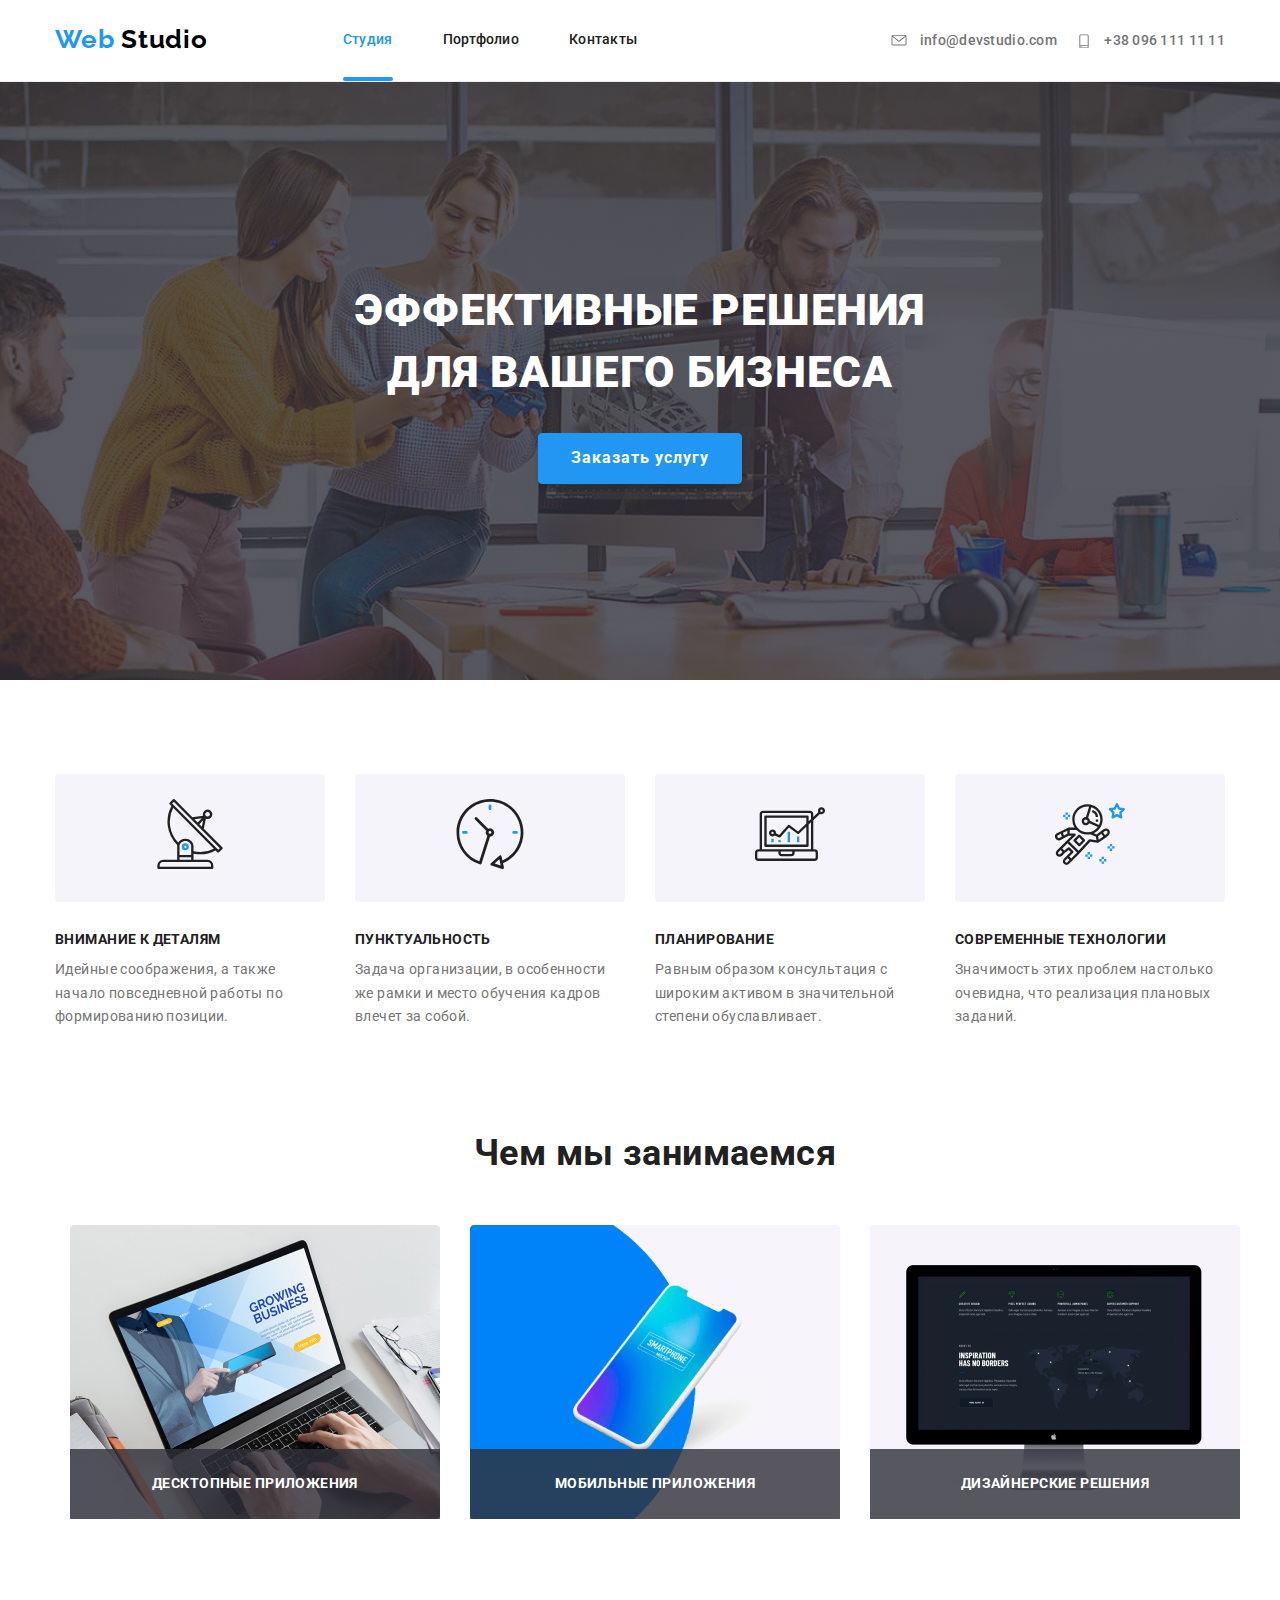
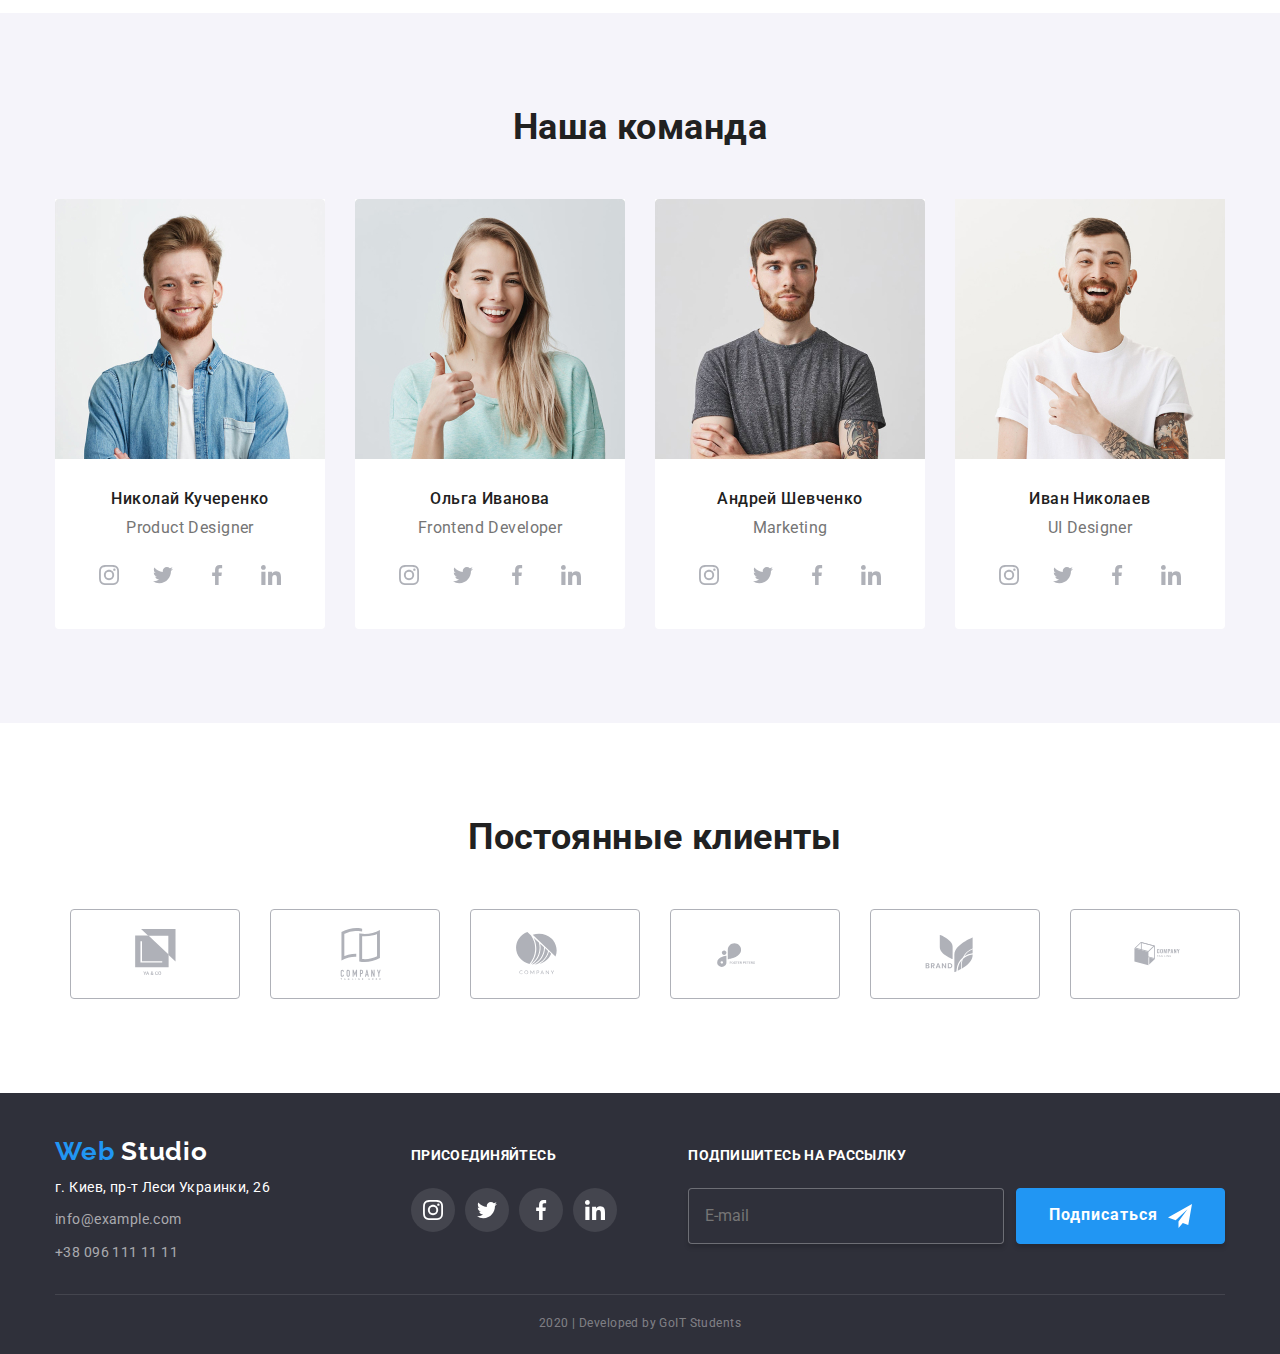
<file: index.html>
<!DOCTYPE html>
<html lang="ru">

<head>
    <meta charset="UTF-8">
    <meta name="viewport" content="width=device-width, initial-scale=1.0">
    <title>Web Studio</title> 
    <link rel="stylesheet" href="https://fonts.googleapis.com/css2?family=Raleway:wght@700&family=Roboto:wght@400;500;700;900&display=swap" />      
    <!-- <link rel="stylesheet" href="https://cdnjs.cloudflare.com/ajax/libs/modern-normalize/0.6.0/modern-normalize.min.css"> -->
    <!-- <link rel="stylesheet" href="./css/styles.css" /> -->
    <link rel="stylesheet" href="./css/main.min.css " /> 

</head>


<body class="page">
    <!---the header of the site-->
  
    <header class="header">
        <div class="container">  
         <nav>
            <ul class="menu list">
                <li class="menu-item">
                    <a class="logo" href="/index.html" lang="en"><span class="logo-web">Web</span> <span class="logo-studio">Studio</span> </a>
                </li>
                <li class="menu-item"><a class="menu-link active" href="./index.html">Студия</a></li>
                <li class="menu-item"><a class="menu-link" href="./portfolio.html">Портфолио</a></li>
                <li class="menu-item"><a class="menu-link" href="#">Контакты</a></li>
            </ul>
        </nav>
    
        <ul class="contact list ">
            <li class="contact-item">
                <a class="contact-link" href="mailto:info@devstudio.com">
                    <svg width="16" height="15" class="contact-icon"> 
                        <use href="./images/sprite.svg#icon-envelope"></use>
                      </svg>
                      info@devstudio.com
              </a>
            </li>
            
                        
            <li class="contact-item">
                <a class="contact-link" href="tel:+38-096-111-11-11">
                    <svg width="14" height="14.94" class="contact-icon"> 
                        <use href="./images/sprite.svg#icon-smartphone"></use>
                      </svg>
                    +38 096 111 11 11
                </a>
            </li>
        </ul>
    
    </div>
        
    </header>
    <main>
        <!---hero-->
        <section class="hero hero-overlay">
         <div class="container">  
             <div class="hero-content" >
                <h1 class="hero-title">Эффективные решения<br /> для вашего бизнеса</h1>
                <button data-modal-open type="submit" class="button button-primary">Заказать услугу </button>
            </div> 
        </div>
        </section>
      



        
        <!---features-->
        <section class="features">
            <div class="container">
            <h2 class="section-title is-hidden">Features</h2>
            <ul class="section-list list">
                <li class="section-item"> 
                   <div class="features-label">
                    <svg class="features-icon" >
                        <use href="./images/sprite.svg#icon-antenna"></use>
                        </svg>
                   </div>
                     <h3 class="section-subtitle">Внимание к деталям</h3>
                    <p class="features-descriptions">Идейные соображения, а также начало повседневной работы по формированию позиции.</p>
                </li>

                <li class="section-item">
                    <div class="features-label">
                        <svg class="features-icon">
                            <use href="./images/sprite.svg#icon-clock"></use>
                        </svg>
                    </div>
                    <h3 class="section-subtitle">Пунктуальность</h3>
                    <p class="features-descriptions">Задача организации, в особенности же рамки и место обучения кадров влечет за собой.</p>
                </li>

                <li class="section-item">
                    <div class="features-label">
                        <svg  class="features-icon">
                            <use href="./images/sprite.svg#icon-diagram_1"></use>
                        </svg>
                    </div>
                     <h3 class="section-subtitle">Планирование</h3>
                    <p class="features-descriptions">Равным образом консультация с широким активом в значительной степени обуславливает.</p>
                </li>
                <li class="section-item">
                    <div class="features-label">
                        <svg class="features-icon">
                            <use href="./images/sprite.svg#icon-astronaut"></use>
                        </svg>
                    </div>
                     <h3 class="section-subtitle">Современные технологии</h3>
                    <p class="features-descriptions">Значимость этих проблем настолько очевидна, что реализация плановых заданий.</p>
                </li>
            </ul>
        </div>
        </section>

        <!---what we do / work sphere-->
        <section class="products">
            <div class="container">          
                <h2 class="section-title">Чем мы занимаемся</h2>
                    <ul class="section-list list">
                        <li class="section-item">
                            <div class="products-thumb">
                                <a class="link" href="#">
                                    <img src="./images/laptop.jpg" alt="комп" width="370" />
                                    <h3 class="section-subtitle">Десктопные приложения</h3>
                                </a>
                            </div>
                                
                        </li>
                        <li class="section-item">
                            <div class="products-thumb">
                                <a class="link" href="#">
                                    <img src="./images/mobile.jpg" alt="телефон" width="370" />
                                    <h3 class="section-subtitle">Мобильные приложения</h3>
                                </a>
                            </div>
                        </li>
                        <li class="section-item">
                            <div class="products-thumb">
                                <a class="link" href="#">
                                    <img src="./images/monitor.jpg" alt="дизайн" width="370" />
                                    <h3 class="section-subtitle">Дизайнерские решения</h3>
                                </a>
                            </div>
                        </li>
                </ul>
            </div>
        </section>

        <!---team -->
        <section class="team">
            <div class="container">          
            <h2 class="section-title">Наша команда</h2>
            <ul class="section-list list">
                <li class="section-item">
                     <img src="./images/John_Smith.jpg" alt="Николай Кучеренко" width="270" />
                     <div class="team-card">
                        <p class="team-text team-name">Николай Кучеренко</p>
                        <p class="team-text team-job">Product Designer</p>
                        <ul class="social">
                            <li class="list">
                                <a class="social-link" aria-label="Instagram">
                                    <svg class="social-icon" >
                                        <use href=./images/sprite.svg#icon-instagram ></use> 
                                    </svg>
                                </a>
                            </li>
                            <li class="list">
                                <a class="social-link" aria-label="Twitter">
                                    <svg class="social-icon">
                                        <use href=./images/sprite.svg#icon-twitter></use> 
                                    </svg>
                                </a>
                            </li>
                            <li class="list">
                                <a class="social-link" aria-label="Facebook">
                                    <svg class="social-icon">
                                        <use href=./images/sprite.svg#icon-facebook></use> 
                                    </svg>
                                </a>
                            </li>
                            <li class="list">
                                <a class="social-link" aria-label="Linkedin">
                                    <svg class="social-icon">
                                        <use href=./images/sprite.svg#icon-linkedin></use> 
                                    </svg>
                                </a>
                            </li>
                         </ul>
                     </div>
                </li>
            
                <li class="section-item">
                    <img src="./images/Marta_Stewart.jpg" alt="Ольга Иванова" width="270" />
                    <div class="team-card">
                        <p class="team-text team-name">Ольга Иванова</p>
                         <p class="team-text team-job">Frontend Developer</p>
                        <ul class="social">
                            <li class="list">
                                <a class="social-link" aria-label="Instagram">
                                    <svg class="social-icon" >
                                        <use href=./images/sprite.svg#icon-instagram ></use> 
                                    </svg>
                                </a>
                            </li>
                            <li class="list">
                                <a class="social-link" aria-label="Twitter">
                                    <svg class="social-icon">
                                        <use href=./images/sprite.svg#icon-twitter></use> 
                                    </svg>
                                </a>
                            </li>
                            <li class="list">
                                <a class="social-link" aria-label="Facebook">
                                    <svg class="social-icon">
                                        <use href=./images/sprite.svg#icon-facebook></use> 
                                    </svg>
                                </a>
                            </li>
                            <li class="list">
                                <a class="social-link" aria-label="Linkedin">
                                    <svg class="social-icon">
                                        <use href=./images/sprite.svg#icon-linkedin></use> 
                                    </svg>
                                </a>
                            </li>
                         </ul>
                    </div>
                </li>
            
                <li class="section-item">
                    <img src="./images/Robert_Jakis.jpg" alt="Андрей Шевченко" width="270" />
                    <div class="team-card">
                        <p class="team-text team-name">Андрей Шевченко</p>
                        <p class="team-text team-job">Marketing</p>
                        <ul class="social">
                            <li class="list">
                                <a class="social-link" aria-label="Instagram">
                                    <svg class="social-icon" >
                                        <use href=./images/sprite.svg#icon-instagram ></use> 
                                    </svg>
                                </a>
                            </li>
                            <li class="list">
                                <a class="social-link" aria-label="Twitter">
                                    <svg class="social-icon">
                                        <use href=./images/sprite.svg#icon-twitter></use> 
                                    </svg>
                                </a>
                            </li>
                            <li class="list">
                                <a class="social-link" aria-label="Facebook">
                                    <svg class="social-icon">
                                        <use href=./images/sprite.svg#icon-facebook></use> 
                                    </svg>
                                </a>
                            </li>
                            <li class="list">
                                <a class="social-link" aria-label="Linkedin">
                                    <svg class="social-icon">
                                        <use href=./images/sprite.svg#icon-linkedin></use> 
                                    </svg>
                                </a>
                            </li>
                         </ul>
                    </div>
                </li>
                <li class="section-item">
                    <img src="./images/Ivan_Nikolaev.jpg" alt="Иван Николаев" width="270" />
                    <div class="team-card">
                        <p class="team-text team-name">Иван Николаев</p>
                        <p class="team-text team-job">UI Designer</p>
                        <ul class="social">
                            <li class="list">
                                <a class="social-link" aria-label="Instagram">
                                    <svg class="social-icon" >
                                        <use href=./images/sprite.svg#icon-instagram ></use> 
                                    </svg>
                                </a>
                            </li>
                            <li class="list">
                                <a class="social-link" aria-label="Twitter">
                                    <svg class="social-icon">
                                        <use href=./images/sprite.svg#icon-twitter></use> 
                                    </svg>
                                </a>
                            </li>
                            <li class="list">
                                <a class="social-link" aria-label="Facebook">
                                    <svg class="social-icon">
                                        <use href=./images/sprite.svg#icon-facebook></use> 
                                    </svg>
                                </a>
                            </li>
                            <li class="list">
                                <a class="social-link" aria-label="Linkedin">
                                    <svg class="social-icon">
                                        <use href=./images/sprite.svg#icon-linkedin></use> 
                                    </svg>
                                </a>
                            </li>
                         </ul>
                </div>
                </li>
            </ul>
        </div>
        </section>

        <!--permanent clients-->
        <section class="clients">
            <div class="container">          
                <h2 class="section-title">Постоянные клиенты</h2>
                <ul class="section-list list">
                     <li class="section-item">
                        <a class="clients-list" href="#" aria-label="Permanent client 1 for the company"> 
                            <svg class="clients-icon" width="44.27" height="49.23">
                                <use href=./images/sprite.svg#icon-Client_1></use> 
                            </svg>
                         </a>
                    </li>
                    <li class="section-item">
                        <a class="clients-list" href="#" aria-label="Permanent client 2 for the company"> 
                            <svg class="clients-icon" width="40" height="52">
                                <use href=./images/sprite.svg#icon-Client_2></use> 
                            </svg>
                         </a>
                    </li>
                    <li class="section-item">
                        <a class="clients-list" href="#" aria-label="Permanent client 3 for the company"> 
                            <svg class="clients-icon" width="41" height="42.6">
                                <use href=./images/sprite.svg#icon-Client_3></use> 
                            </svg>
                         </a>
                    </li>
                    <li class="section-item">
                        <a class="clients-list" href="#" aria-label="Permanent client 4 for the company"> 
                            <svg class="clients-icon" width="79.66" height="42.02">
                                <use href=./images/sprite.svg#icon-Client_4></use> 
                            </svg>
                         </a>
                    </li>
                    <li class="section-item">
                        <a class="clients-list" href="#" aria-label="Permanent client 5 for the company"> 
                            <svg class="clients-icon" width="59" height="47">
                                <use href=./images/sprite.svg#icon-Client_5></use> 
                            </svg>
                         </a>
                    </li>
                    <li class="section-item">
                        <a class="clients-list" href="#" aria-label="Permanent client 6 for the company"> 
                            <svg class="clients-icon" width="88.48" height="45.44">
                                <use href=./images/sprite.svg#icon-Client_6></use> 
                            </svg>
                         </a>
                    </li>
                </ul>
            </div>
        </section>
    
    </main>
   
    <!---footer-->
    <footer class="footer ">
        <div class="container">
      
        <div class="footer-content">
            <div class="footer-info">
            <a class="logo link" href="./index.html"><span class="logo-web">Web</span> <span class="logo-studio">Studio</span> </a>
            <!---address-->
            <address class="address">
                <ul class="address-list list">
                    <li class="address-item">г. Киев, пр-т Леси Украинки, 26</li>
                    <li class="address-item"><a class="address-link" href="mailto:info@example.com">info@example.com</a>
                    </li>                    
                    <li class="address-item"><a class="address-link" href="tel:+38-096-111-11-11">+38 096 111 11 11</a></li>
                </ul>  
            </address>
         </div>
                <!---social networks-->
         <div class= "footer-list">
            <b class="footer-subtitle">присоединяйтесь</b>
            <ul class="social">
                <li class="list">
                    <a class="social-link" aria-label="Instagram">
                        <svg class="social-icon" >
                            <use href=./images/sprite.svg#icon-instagram ></use> 
                        </svg>
                    </a>
                </li>
                <li class="list">
                    <a class="social-link" aria-label="Twitter">
                        <svg class="social-icon">
                            <use href=./images/sprite.svg#icon-twitter></use> 
                        </svg>
                    </a>
                </li>
                <li class="list">
                    <a class="social-link" aria-label="Facebook">
                        <svg class="social-icon">
                            <use href=./images/sprite.svg#icon-facebook></use> 
                        </svg>
                    </a>
                </li>
                <li class="list">
                    <a class="social-link" aria-label="Linkedin">
                        <svg class="social-icon">
                            <use href=./images/sprite.svg#icon-linkedin></use> 
                        </svg>
                    </a>
                </li>
             </ul>
         </div>         




        <!---subscription-->
            <div class="footer-list">
                    <b class="footer-subtitle">Подпишитесь на рассылку</b>
                    <form class="footer-subscription" autocomplete="off">
                        <label class="footer-label">
                            <input class="footer-input" type="email" name="email" placeholder="E-mail">
                        </label>
                        
                        <button type="submit" class="button button-primary">Подписаться
                            <svg class="icon-send">
                                <use href=./images/sprite.svg#icon-icon_send></use> 
                            </svg>
                        </button>
                        
                    </form>
                    
            </div>
               
        </div>

        <p class="footer-copyright">2020 | Developed by GoIT Students </p>
    </div>
    </footer>  
         
        <!-- modal window -->
        <div class="backdrop is-hidden" data-modal>  
            <div class="modal">
            <button class="icon-close" data-modal-close >
                <svg width="18" height="18">
                    <use href=./images/sprite.svg#icon-close></use> 
                </svg>
             </button>
                <h6 class="modal-title"> Оставьте свои данные, мы вам перезвоним</h6>
                <form autocomplete="off">
                    <ul class="modal-info">
                        <li class="modal-field">
                            <input type="text" class="modal-input" name="name" id="name" placeholder=" "/>
                            <label for= "name" class="modal-label">Имя</label>
                            <svg class="modal-icon" width="18" height="18">
                                <use href=./images/sprite.svg#icon-person-black></use> 
                            </svg>
                        </li>
                        <li class="modal-field">
                            <input type="text" class="modal-input" name="tel" id="tel" placeholder=" "/>
                            <label  for= "tel" class="modal-label">Телефон</label>
                            <svg class="modal-icon" width="18" height="18">
                                <use href=./images/sprite.svg#icon-phone-black></use> 
                            </svg>
                        </li>
                        <li class="modal-field">
                            <input type="email" class="modal-input" name="email" id="email" autocomplete="on" placeholder=" "/>
                            <label for= "email" class="modal-label">Почта</label>
                            <svg class="modal-icon" width="18" height="18">
                                <use href=./images/sprite.svg#icon-email-black></use> 
                            </svg></li>
                            <li class="comment-field"> 
                                <textarea name="comment" class="modal-textarea" id="comment"  placeholder=" "></textarea>
                            <label for="comment" class="comment-label">Комментарий</label>
                            </li>
                    
                        <li  class="checkbox-form">
                        <input class="checkbox" type="checkbox"  name="agreement" value="agreement" id="agreement">
                            <label for="agreement" class="checkbox-label">Соглашаюсь с рассылкой и принимаю  
                                <a class="agreement-conditions" href="#"> Условия договора</a></label>
                        </li>
                    </ul> 
                    <button type="submit" class="button button-primary button-modal">Отправить</button>
                </form>
            </div>
        </div>

    
    <script src="./js/modal.js"></script>

</body>

</html>
</file>
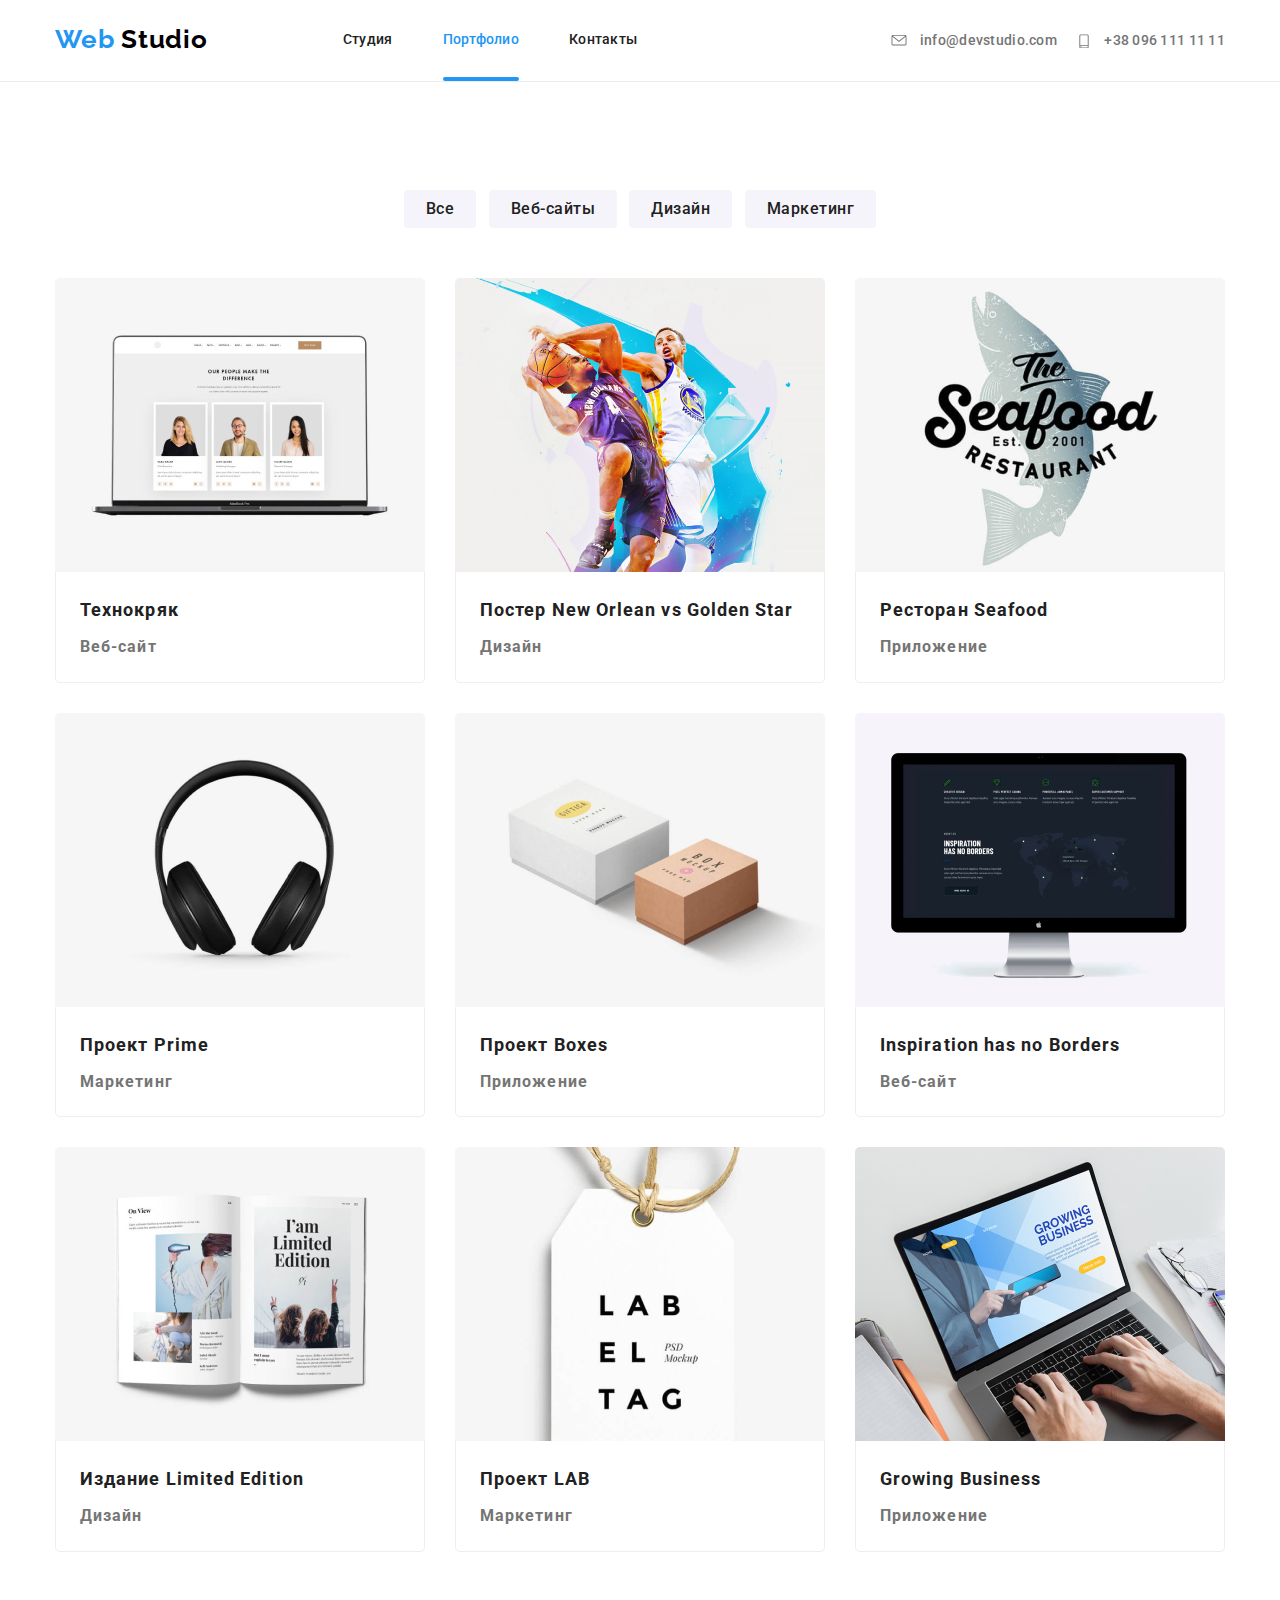
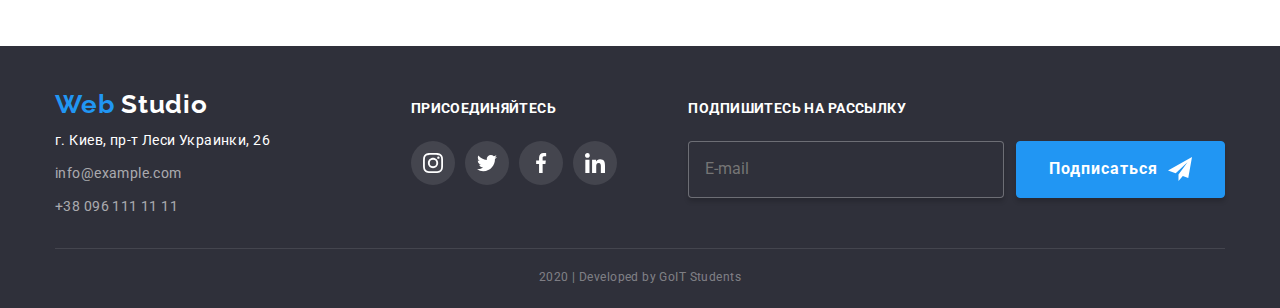
<file: portfolio.html>
<!DOCTYPE html>
<html lang="ru">

<head>
    <meta charset="UTF-8">
    <meta name="viewport" content="width=device-width, initial-scale=1.0">
    <title>Portfolio</title> 
    <link rel="stylesheet" href="https://fonts.googleapis.com/css2?family=Raleway:wght@700&family=Roboto:wght@400;500;700;900&display=swap" />      
    <!-- <link rel="stylesheet" href="https://cdnjs.cloudflare.com/ajax/libs/modern-normalize/0.6.0/modern-normalize.min.css"> -->
    <!-- <link rel="stylesheet" href="./css/styles.css" /> -->
    <link rel="stylesheet" href="./css/portfolio.min.css"/> 

    
</head>


<body class="page">
    <!---the header of the site-->
  
    <header class="header">
    <div class="container">  
         <nav>
            <ul class="menu list">
                <li class="menu-item">
                    <a class="logo" href="/index.html" lang="en"><span class="logo-web">Web</span> <span class="logo-studio">Studio</span> </a>
                </li>
                <li class="menu-item"><a class="menu-link link" href="./index.html">Студия</a></li>
                <li class="menu-item"><a class="menu-link link active" href="./portfolio.html">Портфолио</a></li>
                <li class="menu-item"><a class="menu-link link" href="#">Контакты</a></li>
            </ul>
        </nav>
    
        <ul class="contact list ">
            <li class="contact-item">
                <a class="contact-link" href="mailto:info@devstudio.com">
                    <svg width="16" height="15" class="contact-icon"> 
                        <use href="./images/sprite.svg#icon-envelope"></use>
                      </svg>
                      info@devstudio.com
              </a>
            </li>
            
                        
            <li class="contact-item">
                <a class="contact-link" href="tel:+38-096-111-11-11">
                    <svg width="14" height="14.94" class="contact-icon"> 
                        <use href="./images/sprite.svg#icon-smartphone"></use>
                      </svg>
                    +38 096 111 11 11
                </a>
            </li>
        </ul>
    
    </div>
        
    </header>
    <main>


 

        <!--portfolio menu-->
       <section class="portfolio"> 
           <div class="container">
            <nav>
                <form>
                  <div role="group">
                    <ul class="filters-list">
                        <li class="filters-items">
                            <input type="radio" class="filters-radio" name="filters" value="" id="all"/>
                            <label class="filters-label" for= "all">Все</label>
                        </li>
                        <li class="filters-items">
                            <input type="radio" class="filters-radio" name="filters" value="websites" id="websites"/>
                            <label class="filters-label" for= "websites">Веб-сайты</label>
                        </li>

                    <li class="filters-items">
                        <input type="radio" class="filters-radio" name="filters" value="design" id="design"/>
                        <label class="filters-label" for= "design">Дизайн</label>
                    </li>
                    <li class="filters-items">
                        <input type="radio" class="filters-radio" name="filters" value="marketing" id="marketing"/>
                        <label class="filters-label" for= "marketing">Маркетинг</label>
                    </li>
    
                    </ul>
                  </div>
                </form>
            </nav>
            <h1 class="is-hidden"> The exaples of our projects </h1>
            <ul class="works list">
              
                <li class="works-item">
                <a  class="works-link" href="#">
                    <div class="works-thumb">
                        <img class="works-image" src="./images/технокряк.jpg" alt="three people">
                        <div class="works-overlay">
                            <p class="works-description">Технокряк это современная площадка распространения коронавируса. Компании используют эту платформу для цифрового шпионажа и атак на защищённые сервера конкурентов.</p>
                        </div>
                    </div>

                    <div class="works-content">
                        <h2 class="works-title">Технокряк</h2>
                        <p class="works-type">Веб-сайт</p>
                    </div>
                </a>
                
            </li>
              <li class="works-item">
               <a class="works-link" href="#" >
                <div class="works-thumb">
                   <img class="works-image" src="./images/постер.jpg" alt="people who are playing basketball">
                        <div class="works-overlay">
                        <p class="works-description">Технокряк это современная площадка распространения коронавируса. Компании используют эту платформу для цифрового шпионажа и атак на защищённые сервера конкурентов.</p>
                        </div>
                </div>

                <div class="works-content">
                    <h2 class="works-title">Постер New Orlean vs Golden Star</h2>
                    <p class="works-type">Дизайн</p>
                </div>  
                 </a>
                </li>

            <li class="works-item">
                <a class="works-link" href="#" >
                    <div class="works-thumb">
                        <img class="works-image" src="./images/ресторан.jpg" alt="seafood restaurant">
                        <div class="works-overlay">
                            <p class="works-description">Технокряк это современная площадка распространения коронавируса. Компании используют эту платформу для цифрового шпионажа и атак на защищённые сервера конкурентов.</p>
                        </div>
                    </div>

                        <div class="works-content">
                            <h2 class="works-title">Ресторан Seafood</h2>
                            <p class="works-type">Приложение</p>
                        </div>
                 </a>
            </li>

            <li class="works-item">
               <a class="works-link" href="#" >
                    <div class="works-thumb">
                         <img class="works-image" src="./images/Prime.jpg" alt="headphones">
                            <div class="works-overlay">
                                <p class="works-description">Технокряк это современная площадка распространения коронавируса. Компании используют эту платформу для цифрового шпионажа и атак на защищённые сервера конкурентов.</p>
                            </div>
                    </div>

                    <div class="works-content">
                        <h2 class="works-title">Проект Prime</h2>
                        <p class="works-type">Маркетинг</p>
                    </div>
             </a>
            </li>
            <li class="works-item">
                <a class="works-link" href="#" >
                    <div class="works-thumb">
                        <img class="works-image" src="./images/box.jpg" alt="two boxes">
                            <div class="works-overlay">
                                <p class="works-description">Технокряк это современная площадка распространения коронавируса. Компании используют эту платформу для цифрового шпионажа и атак на защищённые сервера конкурентов.</p>
                            </div>
                    </div>
                   
                    <div class="works-content">
                        <h2 class="works-title"> Проект Boxes </h2>
                        <p class="works-type">Приложение</p>
                    </div>
                </a>
            </li>
            <li class="works-item">
                <a class="works-link" href="#" >
                    <div class="works-thumb">
                        <img class="works-image" src="./images/no_borders.jpg" alt="monitor with the world map">
                            <div class="works-overlay">
                                <p class="works-description">Технокряк это современная площадка распространения коронавируса. Компании используют эту платформу для цифрового шпионажа и атак на защищённые сервера конкурентов.</p>
                            </div>
                    </div>

                    <div class="works-content">
                        <h2 class="works-title">Inspiration has no Borders</h2>
                        <p class="works-type">Веб-сайт</p>
                    </div>
                </a>
            </li>
            <li class="works-item">
                <a class="works-link" href="#" >
                    <div class="works-thumb">
                        <img class="works-image" src="./images/limited_edition.jpg" alt="a magazin">
                            <div class="works-overlay">
                                <p class="works-description">Технокряк это современная площадка распространения коронавируса. Компании используют эту платформу для цифрового шпионажа и атак на защищённые сервера конкурентов.</p>
                            </div>
                    </div>
                    
                    <div class="works-content">
                        <h2 class="works-title">Издание Limited Edition</h2>
                        <p class="works-type">Дизайн</p>
                     </div>
            </a>
            </li>
            <li class="works-item">
                <a class="works-link" href="#" >
                    <div class="works-thumb">
                        <img class="works-image" src="./images/lab.jpg" alt="lab label">
                            <div class="works-overlay">
                                <p class="works-description">Технокряк это современная площадка распространения коронавируса. Компании используют эту платформу для цифрового шпионажа и атак на защищённые сервера конкурентов.</p>
                            </div>
                    </div>
                    
                    <div class="works-content">
                        <h2 class="works-title">Проект LAB</h2>
                        <p class="works-type">Маркетинг</p>
                    </div>
                </a>
            </li>
            <li class="works-item">
                <a class="works-link" href="#" >
                    <div class="works-thumb">
                        <img class="works-image" src="./images/growing_business.jpg" alt="laptop with the picture of web-site on the monitor">
                            <div class="works-overlay">
                                <p class="works-description">Технокряк это современная площадка распространения коронавируса. Компании используют эту платформу для цифрового шпионажа и атак на защищённые сервера конкурентов.</p>
                            </div>
                    </div>
                        
                    <div class="works-content">
                        <h2 class="works-title">Growing Business</h2>
                        <p class="works-type">Приложение</p>
                    </div>
            </a>
            </li>
          </ul>
        </div>
        </section> 


    </main>
   
   <!---footer-->
   <footer class="footer ">
    <div class="container">
  
    <div class="footer-content">
        <div class="footer-info">
        <a class="logo link" href="./index.html"><span class="logo-web">Web</span> <span class="logo-studio">Studio</span> </a>
        <!---address-->
        <address class="address">
            <ul class="address-list list">
                <li class="address-item">г. Киев, пр-т Леси Украинки, 26</li>
                <li class="address-item"> <a class="address-link" href="mailto:info@example.com">info@example.com</a>
                </li>                    
                <li class="address-item"><a class="address-link" href="tel:+38-096-111-11-11">+38 096 111 11 11</a></li>
            </ul>  
        </address>
     </div>
            <!---social networks-->
     <div class= "footer-list">
        <b class="footer-subtitle">присоединяйтесь</b>
        <ul class="social">
            <li class="list">
                <a class="social-link" aria-label="Instagram">
                    <svg class="social-icon" >
                        <use href=./images/sprite.svg#icon-instagram ></use> 
                    </svg>
                </a>
            </li>
            <li class="list">
                <a class="social-link" aria-label="Twitter">
                    <svg class="social-icon">
                        <use href=./images/sprite.svg#icon-twitter></use> 
                    </svg>
                </a>
            </li>
            <li class="list">
                <a class="social-link" aria-label="Facebook">
                    <svg class="social-icon">
                        <use href=./images/sprite.svg#icon-facebook></use> 
                    </svg>
                </a>
            </li>
            <li class="list">
                <a class="social-link" aria-label="Linkedin">
                    <svg class="social-icon">
                        <use href=./images/sprite.svg#icon-linkedin></use> 
                    </svg>
                </a>
            </li>
         </ul>
     </div>         
 
    <!---subscription-->
    <div class="footer-list">
            <b class="footer-subtitle">Подпишитесь на рассылку</b>
            <form class="footer-subscription" autocomplete="off">
                <label class="footer-label">
                    <input class="footer-input" type="email" name="email" placeholder="E-mail">
                </label>
                
                <button type="submit" class="button button-primary">Подписаться
                    <svg class="icon-send">
                        <use href=./images/sprite.svg#icon-icon_send></use> 
                    </svg>
                </button>
                
            </form>
            
    </div>
           
    </div>

    <p class="footer-copyright">2020 | Developed by GoIT Students </p>
</div>
</footer>  

</body>

</html>
</file>
<file: css/styles.css>
:root {
    --primary-text-color: #212121;
    --accent-color: #2196F3;
    --title-text-color: #ffffff; 
    --primary-background-color: #ffffff; 
    --secondary-text-color: #757575;
    --secondary-background-color: #F5F4FA;
    --additional-link-color: #AFB1B8;
    --animation-duration: 250ms;
    --animation-timing-function: cubic-bezier(0.4, 0, 0.2, 1);
}



.home-page {

    margin: 0;
    padding-top: 80px;
    
    color: var(--primary-text-color); 
    font-family: "Roboto", sans-serif;
    font-weight: 400;
    font-size: 14px;
    line-height: 1.7;
    letter-spacing: 0.03em;
}


   
.container {
    /* outline: solid tomato;      */
    margin: 0 auto;
    padding: 0 15px;
    width: 1200px;
}
/* 
img {
    display: block;
    max-width: 100%;
    height: auto;
}   */

.list {
    list-style: none;
    padding: 0;
    margin: 0;
    
}


/* .link {
    text-decoration: none;
    /* color: var(--primary-text-color );
}  */


 a:hover,
 button:hover {
    cursor: pointer;
} 
 .header {
    position: fixed;
    width: 100%;
    background-color: var(--primary-background-color);
    top: 0;
    z-index: 2; 
    border-bottom: 1px solid #ECECEC; 
   
    } 
.header .container {
    display: flex;
    align-items: center;
    justify-content: space-between;

    font-weight: 500;
    line-height: 1.14;
    letter-spacing: 0.02em;
    


} 


.menu,
.contact {
    display: flex;
    margin-left: auto;
} 

/*header logo*/
.logo { 
   
    text-decoration: none;
    
    color: #000000;
    font-family: 'Raleway', sans-serif;
    font-weight: 700;
    font-size: 26px;
    line-height: 1.2;
    letter-spacing: 0.03em;
}


.logo .logo-web {
    color: var(--accent-color);
   } 
.logo-studio:hover,
.logo-studio:focus {
    color: #000000;}

   /* menu */

/* .menu-item:not(:last-child) {
    margin-left: 50px;
} */

.menu-item + .menu-item {
    margin-left: 50px;
}
.menu .menu-item:first-child {
    margin-right: 85px;
    
    padding-top: 24px;
    padding-bottom: 25px; 
}
.menu-link {
    position: relative;

    display: block;
    padding-top: 32px;
    padding-bottom: 33px;
    color: var(--primary-text-color);
    text-decoration: none;


    transition: color var(--animation-duration) var(--animation-timing-function);

}

.menu-link:hover,
.menu-link:focus {
    color: var(--accent-color);
}

/* blue underline */
.active {
    color: var(--accent-color);
}
.menu-link::after,
.active::after {
    position: absolute;
    left: 0;
    bottom: 0;

    content: "";
    display: inline-block;
    width: 100%;
    height: 4px;
    background-color: var(--accent-color);
    border-radius: 2px;
    transform: scaleX(0);
}

.menu-link::after {
       transform: scaleX(0);
       transition: transform var(--animation-duration) var(--animation-timing-function);
}
.menu-link:hover::after,
.menu-link:focus::after {
    transform: scaleX(1);
 }


 .active::after {
    transform: scaleX(1);
}



 

/* email and address */
/* .menu, */



 .contact-item:not(:last-child) {
     margin-right: 20px;
 }
 .contact-item {
    fill: var(--secondary-text-color); 

 }
 .contact-icon {
    vertical-align: bottom;
    margin-right: 10px;  

}  
 .contact-link {
    color: var(--secondary-text-color);
    padding-top: 32px;
    padding-bottom: 32px;
    line-height: 1.14;
    text-decoration: none;

    transition: color var(--animation-duration) var(--animation-timing-function),
    fill var(--animation-duration) var(--animation-timing-function);

}

.contact-link:hover,
.contact-link:focus {
    color: var(--accent-color);
    fill:  var(--accent-color);
}



/* Styles for the main page of html */
/* Hero section */

.hero  {
    
    padding-top: 200px;
    padding-bottom: 200px;  
    height: 600px;
    background-image: linear-gradient( to right, 
    rgba(47, 48, 58, 0.8),
    rgba(47, 48, 58, 0.8)
    ),
    url(../images/header_1.jpg);

    background-repeat: no-repeat;
    background-position: center;
    background-size: cover;
    background-color: var(--secondary-text-color);

}

/* hero title */
.hero-content {
    text-align: center;
    color: var(--title-text-color);
    letter-spacing: 0.06em;


}
.hero-title {
    margin-top: 0;
    margin-bottom: 30px;
    
    font-weight: 900;
    font-size: 44px;
    line-height: 1.4;
    text-transform: uppercase;
}
    
/* button */
.button {
    
     font-size: 16px;
     display: inline-block;
}

.button-primary {

    border: 1px solid var(--accent-color);
    padding: 10px 32px;
    
    color: var(--title-text-color);
    background-color: var(--accent-color);
    box-shadow: 0px 4px 4px rgba(0, 0, 0, 0.15);
    border-radius: 4px;
    
    font-weight: 700;
    font-size: 16px;
    line-height: 1.8;
    letter-spacing: 0.06em;

    transition: color var(--animation-duration) var(--animation-timing-function),
    border-color var(--animation-duration) var(--animation-timing-function),
    background-color var(--animation-duration) var(--animation-timing-function);

}
.button-primary:hover,
.button-primary:focus {
    color: var(--primary-text-color);
    border-color: var(--secondary-background-color);
    background-color: var(--secondary-background-color);
} 


/* styles for the section titles subtitle list */
.section-title {
    margin-top: 0px;
    margin-bottom: 50px;

    font-weight: 700;
    font-size: 36px;
    line-height: 1.16;
    text-align: center;
}
.section-subtitle {
    margin: 0;
    padding: 0;
    
    font-weight: 700;
    font-size: 14px;
    line-height: 1.14;
    text-transform: uppercase;

}

.section-list {
    display: flex;
}

.section-item:not(:last-child) {
    margin-right: 30px;
}

/* features */

.features .container {
    padding-top: 94px;
    padding-bottom: 94px;
}

.features .is-hidden,
.portfolio .is-hidden {
    display: none;

}
.features-label {
    padding: 25px 100px;
    margin-bottom: 30px;
 

     background-color: var(--secondary-background-color);
     border-radius: 4px;
}   
.features-icon {
    width: 70px;
    height: 70px;
}
/* .features-list, {
    display: flex;
    margin: 0;
    padding: 0;
} */
/* .features .section-item::before {
    content: "";
    display:inline-block;
    width: 270px;
    height: 120px;
    background-repeat: no-repeat;
    background-position: center;
    background-color: var(--secondary-background-color);
    border-radius: 4px;
    margin-bottom: 30px;

}
.features .section-item:nth-child(1)::before {
    background-image: url(../images/antenna_1.svg);
}
.features .section-item:nth-child(2)::before {
    background-image: url(../images/clock_1.svg);
}
.features .section-item:nth-child(3)::before {
    background-image: url(../images/diagram_1.svg);
}
.features .section-item:nth-child(4)::before {
    background-image: url(../images/astronaut_1.svg);
} */

/* .features .image {
   padding: 25px 100px;
   margin-bottom: 30px;

    background: var(--secondary-background-color);
    border-radius: 4px;
} */
  
.features-descriptions {
    margin: 10px 0 10px 0;
    color: var(--secondary-text-color);
}


.products .container {
    padding-bottom: 94px;
}

.products .section-subtitle {
    position: absolute;
    left: 0;
    bottom: 0;
    display: inline-block;
    width: 100%;
   
    padding: 27px 0;
    background-color: rgba(47, 48, 58, 0.8);
    color: var(--title-text-color);
    text-align: center;

}
.products-thumb {
    position: relative;
    
}


.products img, 
.team img {
    display: block;
    margin: 0;
    max-width: 100%;
    height: auto; 


}

/* team list */
.team {
    background-color: var(--secondary-background-color);
}
.team .container {
    padding-top: 94px;
    padding-bottom: 94px;
}
.team .section-item {

    background: var(--title-text-color);
    border-radius: 0px 0px 4px 4px;
    width: 270px;

}
.team-card {
    padding: 30px 24px 32px 24px;
} 
.team-card:hover,
.team-card:focus {
box-shadow: 0px 2px 1px rgba(0, 0, 0, 0.2), 0px 1px 1px rgba(0, 0, 0, 0.14), 0px 1px 3px rgba(0, 0, 0, 0.12);
}
.team-text {
    margin-top: 0;
    font-size: 16px;
    line-height: 1.2;
    text-align: center;
}

.name {
    /* margin-top: 30px; */
    margin-bottom: 10px;
    font-weight: 500;
}
.job {
    margin-bottom: 16px;
    color: var(--secondary-text-color);
 }

 .social {
     display: flex;
     padding: 0px;
     justify-content: space-between;
 }

 .social .list:not(:last-child) {
    margin-right: 10px;
}
.social-link {
    display: inline-flex;
    padding: 0;
    align-items: center;
    justify-content: center;
    border-radius: 50%;
    width: 44px;
    height: 44px;
    text-decoration: none;
    border: none;
    background: rgba(255, 255, 255, 0.1);

    transition: fill var(--animation-duration) var(--animation-timing-function),
    background-color var(--animation-duration) var(--animation-timing-function);

}
/* .social-link {
background-color: rgba(255, 255, 255, 0.1);
} */
.social-icon {
    width: 20px;
    height: 20px;
    fill: var(--additional-link-color);

}
.social-link:hover .social-icon,
.social-link:focus .social-icon {
    fill: var(--title-text-color);
} 

.social-link:hover,
.social-link:focus   {
    background-color: var(--accent-color);
} 


.clients .container {
    padding-top: 94px;
    padding-bottom: 94px;
}

.clients-list {
    display: flex;
    align-items: center;
    justify-content: center;
    box-sizing: border-box;
    border: 1px solid var(--additional-link-color);
    border-radius: 4px;
    width: 170px;
    height: 90px;
    
    transition: fill var(--animation-duration) var(--animation-timing-function),
    border-color var(--animation-duration) var(--animation-timing-function);

}



.clients-icon {
        fill: var(--additional-link-color);
        /* padding-top: 20px; */
         width: 100%;
         /* height: 100%;   */
        }
.clients-list:hover .clients-icon,
.clients-list:focus .clients-icon {
    fill: var(--accent-color);
}

.clients-list:hover,
.clients-list:focus {
    border-color: var(--accent-color);
}
/* .client_5 {
    width: 59px;
     height: 47px;
} */
/* .client_6 {
    width: 88.48px;
     height: 45.44px;
}  */



/* .clients .image {
    padding-top: 20px;
} */
/* .clients-icon {
    padding: 20px;
    text-align: center;
} */


/* .link:hover, 
.link:focus {
    color: var(--accent-color);
}   */



/* footer */
.footer {
    background-color: #2F303A;
    width: 100%;
}

.footer-content {
    display: flex;
    justify-content: space-between;
    align-items: baseline;
    padding-bottom: 29px;
    /* padding-top: 51px; */
} 
/* .footer-content:first-child {
    padding-top: 39px;

} */
.footer-content .footer-info {
    padding-top: 39px;
    
}
.footer-list {
    padding-top: 51px;
    list-style: none;
    

}

.footer-info .logo-studio {
    color: var(--title-text-color);
}


.address-list {
    display: inline-block;
    margin-top: 8px;
    margin-right: 69px; 
    padding: 0;

    font-style: normal;
    color: var(--title-text-color);
}
.address-link {
    color: rgba(255, 255, 255, 0.6);
    text-decoration: none;
}

.address-item:not(:last-child) {
    margin-bottom: 9px;
}

.footer-subtitle {
    display: block;
    margin-bottom: 20px;

    font-weight: 700;
    text-transform: uppercase;
    color: var(--title-text-color);
}
.footer-list:not(:last-child) {
    margin-right: 94px;
}
.footer .social {
    margin: 0px;
}
.footer .social-icon {
    fill: var(--title-text-color)
}
.icon-send {
   
    fill: var(--primary-background-color);
    width: 24px;
    height: 24px;
    margin-left: 10px;

    transition: fill var(--animation-duration) var(--animation-timing-function);
}
  .footer-list .button-primary {
    display: inline-flex;
    align-items: center;
 }
  .footer-list .button-primary:hover .icon-send   {
    fill: var(--accent-color);
}

.footer-subscription {
    display: flex;
 }
.footer-label {
    
    margin-right: 12px;
    font-size: 16px;
    line-height: 1.25;
    letter-spacing: 0.03em;
    color: rgba(255, 255, 255, 0.6);
    
}
.footer-input {
    /* color: #ffffff; */
    padding: 18px 95px 18px 16px;
    border: 1px solid rgba(255, 255, 255, 0.3);
    box-shadow: 0px 4px 4px rgba(0, 0, 0, 0.15);
    border-radius: 4px;
    background-color: #2F303A;
    color: #F5F4FA;

}


.footer-copyright {
    display: block;
    margin-top: 0;
    margin-bottom: 0;
    padding-top: 16px;
    padding-bottom: 19px;

    font-size: 12px;
    line-height: 2;
    text-align: center;
    color: rgba(255, 255, 255, 0.4);
    border-top: 1px solid rgba(255, 255, 255, 0.1);
}
/* modal window */

.backdrop {
    position: fixed;
    left: 0;
    top: 0;
    width: 100%;
    height: 100%;

    z-index: 3;
    
    transform: scale(1, 1);
    opacity: 1;

    transition: transform var(--animation-duration) var(--animation-timing-function),
    opacity var(--animation-duration) var(--animation-timing-function);
    
    background-color: rgba(0, 0, 0, 0.2);
   

}


.backdrop.is-hidden {
    opacity: 0;
    visibility: hidden;
    pointer-events: none;
}  

.modal {
    position: absolute;
    /* top: 27%; 
    left: 30%; */
    
    top: 50%; 
    left: 50%;
    width: 450px;
    max-width: 100%;
    /* height: 609px; */


    transform: translate(-50%, -50%) scale(1, 1);
    padding: 40px;
 
    overflow: auto;
    background-color: var(--primary-background-color);
    box-shadow: 0px 2px 1px rgba(0, 0, 0, 0.2), 0px 1px 1px rgba(0, 0, 0, 0.14), 0px 1px 3px rgba(0, 0, 0, 0.12);
    border-radius: 4px;

    transition: transform var(--animation-duration) var(--animation-timing-function),
    opacity var(--animation-duration) var(--animation-timing-function);
}
/* styles for the button to close */
.icon-close {

    position: absolute;
    align-items: center;
    top: 8px;
    right: 8px;

    display: flex;
    width: 30px;
    height: 30px;
    background-color: var(--primary-background-color);
    border: 1px solid rgba(0, 0, 0, 0.1);
    border-radius: 100%;

    transition: fill var(--animation-duration) var(--animation-timing-function);
}
.icon-close:hover,
.icon-close:focus {
    fill: var(--accent-color);
    cursor: pointer;
    outline: none;

}
/* styles for the whole form */

.modal-title {
    display: inline-block;
    text-align: center;
    margin-top: 0; 
    margin-bottom: 30px;

    font-weight: 700;
    font-size: 20px;
    line-height: 23px;
}

.modal-info {
    margin: 0;
    padding: 0;
    max-width: 100;

    list-style: none;
    line-height: 1.14;
    letter-spacing: 0.01em;

    color: var(--secondary-text-color);
    }


.modal-field {
    position: relative;
  }

.modal-field:not(:last-child) {
    margin-bottom: 28px;
}
  

.modal-input {
    border: 1px solid rgba(33, 33, 33, 0.2);
    border-radius: 4px;
    width: 100%;
    height: 40px;
    padding-left: 42px;
    transition: border var(--animation-duration) var(--animation-timing-function);
}
 
  .modal-label {
    position: absolute;
    top: 12px;
    left: 42px; 
   
    /* transform: translateY(-30px);  */
    transition: transform var(--animation-duration) var(--animation-timing-function),
    color var(--animation-duration) var(--animation-timing-function);

  }
 
  
  .modal-input:focus +.modal-label,
  .modal-input:not(:placeholder-shown) +.modal-label {
    color: var(--accent-color);
    /* transform: translateY(-30px); 
    left: 10px; */
    transform: translatex(-30px) translatey(-30px);
  
}
.modal-icon {
    position: absolute;
    top: 11px;
    left: 16px; 
    margin-right: 8px;
}

/* .modal-input:hover ~.modal-icon, */
.modal-input:focus ~.modal-icon {
  fill: var(--accent-color);

}

/* styles for textarea */

.comment-field {
    position: relative;

}
.modal-textarea {
    border: 1px solid rgba(33, 33, 33, 0.2);
    border-radius: 4px;
    width: 100%;
    resize: none;
    height: 120px;
    padding: 12px 16px;

 }

.comment-label {
    position: absolute;
    top: 12px;
    left: 16px;
    transition: transform var(--animation-duration) var(--animation-timing-function), 
    color var(--animation-duration) var(--animation-timing-function);
}


.modal-textarea:focus +.comment-label,
.modal-textarea:not(:placeholder-shown) +.comment-label {
  color: var(--accent-color);
  transform: translateY(-30px);  
}

 
/* styles for an agreement */
.checkbox-form {

    display: block;
    margin-top: 20px;
    margin-bottom: 30px;
}

.agreement-conditions {
    color: var(--accent-color);
    text-decoration: underline;
    padding-left: 4px;

}
.checkbox {
    -webkit-appearance: none;
    appearance: none;
    position: absolute;
} 
.checkbox,
.checkbox-label {
    display: inline-flex;
    align-items: center;

}
.checkbox-label {
       
    font-size: 12px;
    line-height: 1.16;

    letter-spacing: 0.03em;
    cursor: pointer;

    


}
.checkbox-label::before {
    content: "";
    display: inline-block;

    border: 2px solid #212121;
    width: 16px;
    height: 15px;
    border-radius: 2px; 
    margin-right: 8px;
    flex-shrink: 0;
    outline: none;
}

.checkbox:checked ~.checkbox-label::before  {
    background-color: var(--accent-color);
    background-image: url(../images/tick.svg);
    background-size: contain;
    background-repeat: no-repeat;
    background-origin: border-box;
    background-position: center;
    border-color: transparent;
    cursor: pointer;
}

.modal-input:focus,
.modal-textarea:focus {
cursor: pointer;
border-color: var(--accent-color);
outline: none;
}

.button-modal {
    display: flex;
    padding: 10px 56px;
    margin: auto;
    cursor: pointer;
}


/* Styles for Portfolio */

.portfolio-page {
    font-family: "Roboto", sans-serif;
    font-weight: 400;
    font-size: 14px;
    line-height: 1.7;
    letter-spacing: 0.03em;
}


.portfolio .container {

    padding-top: 94px;
    padding-bottom: 94px;
    color: var(--primary-text-color);

    font-size: 16px;
   
}



.filters-items {
    display: inline-block;
    margin: 0 4px;

}


.filters-list {
    text-align: center;
    margin-bottom: 50px;
    padding: 0;
}

.filters-radio {
    display: none;

}

.filters-label {
    display: inline-block;
    
    border-color: transparent;
    padding: 6px 22px;
    border-radius: 4px;
    background: #F5F4FA;

    font-size: 16px;

    color: var(--primary-text-color);
    background-color: var(--secondary-background-color);

    font-weight: 500;
    line-height: 1.6;
    text-align: center;
    letter-spacing: 0.03em;
    cursor: pointer;
    
    transition: color var(--animation-duration) var(--animation-timing-function),
    background-color var(--animation-duration) var(--animation-timing-function); 
}

.filters-radio:checked ~.filters-label {
    color: var(--title-text-color);
    background-color: var(--accent-color);
box-shadow: 0px 2px 2px rgba(0, 0, 0, 0.12), 0px 1px 2px rgba(0, 0, 0, 0.08), 0px 3px 1px rgba(0, 0, 0, 0.1);
    cursor: pointer;
}

/* .filters-radio:hover ~.filters-label,
.filters-radio:focus ~.filters-label {
    color: var(--title-text-color);
    background-color: var(--accent-color);
box-shadow: 0px 2px 2px rgba(0, 0, 0, 0.12), 0px 1px 2px rgba(0, 0, 0, 0.08), 0px 3px 1px rgba(0, 0, 0, 0.1);
    cursor: pointer;
} */

.works {
    display: flex;
    flex-wrap: wrap;

}

.works-item {
    width: 370px; 
    /* width: calc(100%-60px) / 3; 398*/
    margin-right: 30px;
    margin-bottom: 30px;
    border-top-left-radius: 5px;
    border-top-right-radius: 5px;
    overflow: hidden;
    

    font-weight: 700;
    font-size: 18px;
    line-height: 2;
    letter-spacing: 0.06em;

}
.works-link {
    text-decoration: none;
} 
.works-item:nth-child(3n) {
    margin-right: 0;
}

.works-item:nth-last-child(-n + 3) {
    margin-bottom: 0;
}
.works-image {
    display: block;
    max-width: 100%;
    height: auto; 
}
.works .list {
    display: block;
    }
.works-content {
    padding: 20px 24px;
    border-bottom: 1px solid #EEEEEE;
    border-right: 1px solid #EEEEEE;
    border-left: 1px solid #EEEEEE;
    border-bottom-right-radius: 5px;
    border-bottom-left-radius: 5px;
    box-sizing: border-box;
    background: var(--title-text-color);
    font-size: inherit;
}

.works-title {
    margin-bottom: 4px;
    margin-top: 0;

    font-weight: 700;
    font-size: inherit;
    color: var(--primary-text-color);

    line-height: 2;
    letter-spacing: 0.06em;

}
.works-type {
    margin-bottom: 0;
    margin-top: 0;
    
    font-size: 16px;
    line-height: 1.87;
    color: var(--secondary-text-color);

}
.works-thumb {
    position: relative;
    overflow: hidden;

}
.works-overlay {
    position: absolute;
    top: 0;
    left: 0;

    width: 100%;
    height: 100%;
    background: rgba(33, 150, 243, 0.9);
    opacity: 0; 
    transform: translateY(100%); 
    
    transition: transform var(--animation-duration) var(--animation-timing-function),
    opacity var(--animation-duration) var(--animation-timing-function); 

  } 
.works-link:hover .works-overlay,
.works-link:focus .works-overlay {
  opacity: 1;
  transform: translateY(0);

} 

.works-description {
    position: absolute;
    bottom: 0;
    left: 0;
   
    display: inline-block;
    padding: 63px 24px;
    margin: 0;
    height: 100%;

    line-height: 1.55;
    color: var(--title-text-color);
    /* opacity: 0;  */
}

    
.works-link:hover,
.works-link:focus {
    box-shadow: 1px 4px 6px rgba(0, 0, 0, 0.16), 0px 4px 4px rgba(0, 0, 0, 0.06), 0px 1px 1px rgba(0, 0, 0, 0.12);

}








/* 

.header {
    position: fixed;
    width: 100%;
    background-color: $primary-background-color;
    top: 0;
    z-index: 2; 
    border-bottom: 1px solid #ECECEC; 
   
    & .container {
        @include centeredFlex();
    
        font-weight: 500;
        line-height: 1.14;
        letter-spacing: 0.02em;
        
    } 
} 


.menu,
.contact {
    display: flex;
    margin-left: auto;
} 

.menu {
    &-item {
        & + & {
            margin-left: 50px;
        }
        &:first-child {
            margin-right: 85px;
            
            padding-top: 24px;
            padding-bottom: 25px; 
        }
    }
    
    &-link {
        position: relative;
    
        display: block;
        padding-top: 32px;
        padding-bottom: 33px;
        color: $primary-text-color;
        text-decoration: none;
    
    
        @include transition();
    
        &:hover,
        &:focus {
        color: $accent-color;
    }
    }
    
    
    
}

/* blue underline */

/* .menu-link::after,
.active::after {
    position: absolute;
    left: 0;
    bottom: 0;

    content: "";
    display: inline-block;
    width: 100%;
    height: 4px;
    background-color: $accent-color;
    border-radius: 2px;
    transform: scaleX(0);
}

.menu-link {

    &::after {
        transform: scaleX(0);
        transition: transform $animation-duration $animation-timing-function;
        // @include transition($animation-name: scaleX(0));
        // transform: scaleX(0);
        // 
 }
    &:hover::after,
    &:focus::after {
        transform: scaleX(1);
    }
}


.active {
    color: $accent-color;

    &::after {
        transform: scaleX(1);
    }
    
} */

/* email and address */
/* .contact {
    &-item {
        fill: $secondary-text-color; 
    
            &:not(:last-child) {
                margin-right: 20px;
            }
     }

    &-icon {
        vertical-align: bottom;
        margin-right: 10px;  
    
    }  
    &-link {
        color: $secondary-text-color;
        padding-top: 32px;
        padding-bottom: 32px;
        line-height: 1.14;
        text-decoration: none;
    
        transition: color $animation-duration $animation-timing-function,
        fill $animation-duration $animation-timing-function;
    
    
                &:hover,
                &:focus {
                color: $accent-color;
                fill: $accent-color;
            }
    
    }




}
 
 

  */
</file>
<file: css/main.min.css>
/*! modern-normalize v0.7.0 | MIT License | https://github.com/sindresorhus/modern-normalize */*,*::before,*::after{-webkit-box-sizing:border-box;box-sizing:border-box}:root{-moz-tab-size:4;-o-tab-size:4;tab-size:4}html{line-height:1.15;-webkit-text-size-adjust:100%}body{margin:0}body{font-family:system-ui,-apple-system,"Segoe UI",Roboto,Helvetica,Arial,sans-serif,"Apple Color Emoji","Segoe UI Emoji"}hr{height:0}abbr[title]{-webkit-text-decoration:underline dotted;text-decoration:underline dotted}b,strong{font-weight:bolder}code,kbd,samp,pre{font-family:ui-monospace, SFMono-Regular, Consolas, 'Liberation Mono', Menlo, monospace;font-size:1em}small{font-size:80%}sub,sup{font-size:75%;line-height:0;position:relative;vertical-align:baseline}sub{bottom:-0.25em}sup{top:-0.5em}button,input,optgroup,select,textarea{font-family:inherit;font-size:100%;line-height:1.15;margin:0}button,select{text-transform:none}button,[type='button'],[type='reset'],[type='submit']{-webkit-appearance:button}button::-moz-focus-inner,[type='button']::-moz-focus-inner,[type='reset']::-moz-focus-inner,[type='submit']::-moz-focus-inner{border-style:none;padding:0}button:-moz-focusring,[type='button']:-moz-focusring,[type='reset']:-moz-focusring,[type='submit']:-moz-focusring{outline:1px dotted ButtonText}legend{padding:0}progress{vertical-align:baseline}[type='number']::-webkit-inner-spin-button,[type='number']::-webkit-outer-spin-button{height:auto}[type='search']{-webkit-appearance:textfield;outline-offset:-2px}[type='search']::-webkit-search-decoration{-webkit-appearance:none}::-webkit-file-upload-button{-webkit-appearance:button;font:inherit}summary{display:list-item}.products,.clients{margin:0 auto;padding:0 15px;width:1200px}.button-primary{font-size:16px;display:inline-block}.clients{padding-top:94px;padding-bottom:94px}.features .is-hidden,.portfolio .is-hidden{display:none}.page{padding-top:80px;color:#212121;font-family:"Roboto",sans-serif;font-weight:400;font-size:14px;line-height:1.7;letter-spacing:.03em}.container{margin:0 auto;padding:0 15px;width:1200px}.list{list-style:none;padding:0;margin:0}a:hover,button:hover{cursor:pointer}img{display:block;margin:0;max-width:100%;height:auto}.header{position:fixed;width:100%;background-color:#fff;top:0;z-index:2;border-bottom:1px solid #ECECEC}.header .container{display:-webkit-box;display:-ms-flexbox;display:flex;-webkit-box-align:center;-ms-flex-align:center;align-items:center;-webkit-box-pack:center;-ms-flex-pack:center;justify-content:center;font-weight:500;line-height:1.14;letter-spacing:0.02em}.menu,.contact{display:-webkit-box;display:-ms-flexbox;display:flex;margin-left:auto}.menu-item+.menu-item{margin-left:50px}.menu-item:first-child{margin-right:85px;padding-top:24px;padding-bottom:25px}.menu-link{position:relative;display:block;padding-top:32px;padding-bottom:33px;color:#212121;text-decoration:none;-webkit-animation-name:color;animation-name:color;-webkit-animation-duration:250ms;animation-duration:250ms;-webkit-animation-timing-function:cubic-bezier(0.4, 0, 0.2, 1);animation-timing-function:cubic-bezier(0.4, 0, 0.2, 1)}.menu-link:hover,.menu-link:focus{color:#2196F3}.menu-link::after,.active::after{position:absolute;left:0;bottom:0;content:"";display:inline-block;width:100%;height:4px;background-color:#2196F3;border-radius:2px;-webkit-transform:scaleX(0);transform:scaleX(0)}.menu-link::after{-webkit-transform:scaleX(0);transform:scaleX(0);-webkit-transition:-webkit-transform 250ms cubic-bezier(0.4, 0, 0.2, 1);transition:-webkit-transform 250ms cubic-bezier(0.4, 0, 0.2, 1);transition:transform 250ms cubic-bezier(0.4, 0, 0.2, 1);transition:transform 250ms cubic-bezier(0.4, 0, 0.2, 1), -webkit-transform 250ms cubic-bezier(0.4, 0, 0.2, 1)}.menu-link:hover::after,.menu-link:focus::after{-webkit-transform:scaleX(1);transform:scaleX(1)}.active{color:#2196F3}.active::after{-webkit-transform:scaleX(1);transform:scaleX(1)}.contact-item{fill:#757575}.contact-item:not(:last-child){margin-right:20px}.contact-icon{vertical-align:bottom;margin-right:10px}.contact-link{color:#757575;padding-top:32px;padding-bottom:32px;line-height:1.14;text-decoration:none;-webkit-animation-name:color;animation-name:color;-webkit-animation-duration:250ms;animation-duration:250ms;-webkit-animation-timing-function:cubic-bezier(0.4, 0, 0.2, 1);animation-timing-function:cubic-bezier(0.4, 0, 0.2, 1);-webkit-animation-name:fill;animation-name:fill;animation-duration:250ms;animation-timing-function:cubic-bezier(0.4, 0, 0.2, 1)}.contact-link:hover,.contact-link:focus{color:#2196F3;fill:#2196F3}.logo{text-decoration:none;color:#000000;font-family:"Raleway",sans-serif;font-weight:700;font-size:26px;line-height:1.2;letter-spacing:.03em}.logo .logo-web{color:#2196F3}.logo-studio:hover,.logo-studio:focus{color:#000000}.hero{padding-top:200px;padding-bottom:200px;height:600px;background-image:-webkit-gradient(linear, left top, right top, from(rgba(47,48,58,0.8)), to(rgba(47,48,58,0.8))),url(../images/header_1.jpg);background-image:linear-gradient(to right, rgba(47,48,58,0.8), rgba(47,48,58,0.8)),url(../images/header_1.jpg);background-repeat:no-repeat;background-position:center;background-size:cover;background-color:#757575}.hero-content{text-align:center;color:#fff;letter-spacing:0.06em}.hero-title{margin-top:0;margin-bottom:30px;font-weight:900;font-size:44px;line-height:1.4;text-transform:uppercase}.button-primary{border:1px solid #2196F3;padding:10px 32px;color:#fff;background-color:#2196F3;-webkit-box-shadow:0px 4px 4px rgba(0,0,0,0.15);box-shadow:0px 4px 4px rgba(0,0,0,0.15);border-radius:4px;font-weight:700;font-size:16px;line-height:1.8;letter-spacing:0.06em;-webkit-transition:color 250ms cubic-bezier(0.4, 0, 0.2, 1),border-color 250ms cubic-bezier(0.4, 0, 0.2, 1),background-color 250ms cubic-bezier(0.4, 0, 0.2, 1);transition:color 250ms cubic-bezier(0.4, 0, 0.2, 1),border-color 250ms cubic-bezier(0.4, 0, 0.2, 1),background-color 250ms cubic-bezier(0.4, 0, 0.2, 1)}.button-primary:hover,.button-primary:focus{color:#212121;border-color:#F5F4FA;background-color:#F5F4FA}.section-title{margin-top:0px;margin-bottom:50px;font-weight:700;font-size:36px;line-height:1.16;text-align:center}.section-subtitle{margin:0;padding:0;font-weight:700;font-size:14px;line-height:1.14;text-transform:uppercase}.section-list{display:-webkit-box;display:-ms-flexbox;display:flex}.section-item:not(:last-child){margin-right:30px}.features .container{padding-top:94px;padding-bottom:94px}.features-label{padding:25px 100px;margin-bottom:30px;background-color:#F5F4FA;border-radius:4px}.features-icon{width:70px;height:70px}.features-descriptions{margin:10px 0 10px 0;color:#757575}.products{padding-bottom:94px}.products .section-subtitle{position:absolute;left:0;bottom:0;display:inline-block;width:100%;padding:27px 0;background-color:rgba(47,48,58,0.8);color:#fff;text-align:center}.products-thumb{position:relative}.team{background-color:#F5F4FA}.team .section-item{background:#fff;border-radius:0px 0px 4px 4px;width:270px}.team .container{padding-top:94px;padding-bottom:94px}.team-card{padding:30px 24px 32px 24px}.team-card:hover,.team-card:focus{-webkit-box-shadow:0px 2px 1px rgba(0,0,0,0.2),0px 1px 1px rgba(0,0,0,0.14),0px 1px 3px rgba(0,0,0,0.12);box-shadow:0px 2px 1px rgba(0,0,0,0.2),0px 1px 1px rgba(0,0,0,0.14),0px 1px 3px rgba(0,0,0,0.12)}.team-text{margin-top:0;font-size:16px;line-height:1.2;text-align:center}.team-name{margin-bottom:10px;font-weight:500}.team-job{margin-bottom:16px;color:#757575}.social{display:-webkit-box;display:-ms-flexbox;display:flex;-webkit-box-align:center;-ms-flex-align:center;align-items:center;-webkit-box-pack:center;-ms-flex-pack:center;justify-content:center;padding:0px}.social .list:not(:last-child){margin-right:10px}.social-link{display:-webkit-inline-box;display:-ms-inline-flexbox;display:inline-flex;-webkit-box-align:center;-ms-flex-align:center;align-items:center;-webkit-box-pack:center;-ms-flex-pack:center;justify-content:center;padding:0;border-radius:50%;width:44px;height:44px;text-decoration:none;border:none;background:rgba(255,255,255,0.1);-webkit-animation-name:fill;animation-name:fill;-webkit-animation-duration:250ms;animation-duration:250ms;-webkit-animation-timing-function:cubic-bezier(0.4, 0, 0.2, 1);animation-timing-function:cubic-bezier(0.4, 0, 0.2, 1);-webkit-animation-name:background-color;animation-name:background-color;animation-duration:250ms;animation-timing-function:cubic-bezier(0.4, 0, 0.2, 1)}.social-link:hover,.social-link:focus{background-color:#2196F3}.social-icon{width:20px;height:20px;fill:#AFB1B8}.social-link:hover .social-icon,.social-link:focus .social-icon{fill:#fff}.clients-list{display:-webkit-box;display:-ms-flexbox;display:flex;-webkit-box-align:center;-ms-flex-align:center;align-items:center;-webkit-box-pack:center;-ms-flex-pack:center;justify-content:center;-webkit-box-sizing:border-box;box-sizing:border-box;border:1px solid #AFB1B8;border-radius:4px;width:170px;height:90px;-webkit-animation-name:fill;animation-name:fill;-webkit-animation-duration:250ms;animation-duration:250ms;-webkit-animation-timing-function:cubic-bezier(0.4, 0, 0.2, 1);animation-timing-function:cubic-bezier(0.4, 0, 0.2, 1);-webkit-animation-name:border-color;animation-name:border-color;animation-duration:250ms;animation-timing-function:cubic-bezier(0.4, 0, 0.2, 1)}.clients-list:hover,.clients-list:focus{border-color:#2196F3}.clients-icon{fill:#AFB1B8;width:100%}.clients-list:hover .clients-icon,.clients-list:focus .clients-icon{fill:#2196F3}.footer{background-color:#2F303A;width:100%}.footer-content{display:-webkit-box;display:-ms-flexbox;display:flex;-webkit-box-pack:justify;-ms-flex-pack:justify;justify-content:space-between;-webkit-box-align:baseline;-ms-flex-align:baseline;align-items:baseline;padding-bottom:29px}.footer-list{padding-top:51px;list-style:none}.footer-list-list:not(:last-child){margin-right:94px}.footer-list .button-primary{display:-webkit-inline-box;display:-ms-inline-flexbox;display:inline-flex;-webkit-box-align:center;-ms-flex-align:center;align-items:center}.footer-list .button-primary:hover .icon-send{fill:#2196F3}.footer-subtitle{display:block;margin-bottom:20px;font-weight:700;text-transform:uppercase;color:#fff}.footer .social{margin:0px}.footer .social-icon{fill:#fff}.footer-subscription{display:-webkit-box;display:-ms-flexbox;display:flex}.footer-label{margin-right:12px;font-size:16px;line-height:1.25;letter-spacing:0.03em;color:rgba(255,255,255,0.6)}.footer-input{padding:18px 95px 18px 16px;border:1px solid rgba(255,255,255,0.3);-webkit-box-shadow:0px 4px 4px rgba(0,0,0,0.15);box-shadow:0px 4px 4px rgba(0,0,0,0.15);border-radius:4px;background-color:#2F303A;color:#F5F4FA}.footer-copyright{display:block;margin-top:0;margin-bottom:0;padding-top:16px;padding-bottom:19px;font-size:12px;line-height:2;text-align:center;color:rgba(255,255,255,0.4);border-top:1px solid rgba(255,255,255,0.1)}.footer-content .footer-info{padding-top:39px}.footer-content .footer-info .logo-studio{color:#fff}.address-list{display:inline-block;margin-top:8px;margin-right:69px;padding:0;font-style:normal;color:#fff}.address-list:not(:last-child){margin-right:94px}.address-link{color:rgba(255,255,255,0.6);text-decoration:none}.address-item:not(:last-child){margin-bottom:9px}.icon-send{fill:#fff;width:24px;height:24px;margin-left:10px;-webkit-animation-name:fill;animation-name:fill;-webkit-animation-duration:250ms;animation-duration:250ms;-webkit-animation-timing-function:cubic-bezier(0.4, 0, 0.2, 1);animation-timing-function:cubic-bezier(0.4, 0, 0.2, 1)}.backdrop{position:fixed;left:0;top:0;width:100%;height:100%;z-index:3;-webkit-transform:scale(1, 1);transform:scale(1, 1);opacity:1;-webkit-transition:opacity 250ms cubic-bezier(0.4, 0, 0.2, 1),-webkit-transform 250ms cubic-bezier(0.4, 0, 0.2, 1);transition:opacity 250ms cubic-bezier(0.4, 0, 0.2, 1),-webkit-transform 250ms cubic-bezier(0.4, 0, 0.2, 1);transition:transform 250ms cubic-bezier(0.4, 0, 0.2, 1),opacity 250ms cubic-bezier(0.4, 0, 0.2, 1);transition:transform 250ms cubic-bezier(0.4, 0, 0.2, 1),opacity 250ms cubic-bezier(0.4, 0, 0.2, 1),-webkit-transform 250ms cubic-bezier(0.4, 0, 0.2, 1);background-color:rgba(0,0,0,0.2)}.backdrop.is-hidden{opacity:0;visibility:hidden;pointer-events:none}.modal{position:absolute;top:50%;left:50%;width:450px;max-width:100%;-webkit-transform:translate(-50%, -50%) scale(1, 1);transform:translate(-50%, -50%) scale(1, 1);padding:40px;overflow:auto;background-color:#fff;-webkit-box-shadow:0px 2px 1px rgba(0,0,0,0.2),0px 1px 1px rgba(0,0,0,0.14),0px 1px 3px rgba(0,0,0,0.12);box-shadow:0px 2px 1px rgba(0,0,0,0.2),0px 1px 1px rgba(0,0,0,0.14),0px 1px 3px rgba(0,0,0,0.12);border-radius:4px;-webkit-animation-name:transform;animation-name:transform;-webkit-animation-duration:250ms;animation-duration:250ms;-webkit-animation-timing-function:cubic-bezier(0.4, 0, 0.2, 1);animation-timing-function:cubic-bezier(0.4, 0, 0.2, 1);-webkit-animation-name:opacity;animation-name:opacity;animation-duration:250ms;animation-timing-function:cubic-bezier(0.4, 0, 0.2, 1)}.icon-close{position:absolute;-webkit-box-align:center;-ms-flex-align:center;align-items:center;top:8px;right:8px;display:-webkit-box;display:-ms-flexbox;display:flex;width:30px;height:30px;background-color:#fff;border:1px solid rgba(0,0,0,0.1);border-radius:100%;-webkit-animation-name:fill;animation-name:fill;-webkit-animation-duration:250ms;animation-duration:250ms;-webkit-animation-timing-function:cubic-bezier(0.4, 0, 0.2, 1);animation-timing-function:cubic-bezier(0.4, 0, 0.2, 1)}.icon-close:hover,.icon-close:focus{fill:#2196F3;cursor:pointer;outline:none}.modal-title{display:inline-block;text-align:center;margin-top:0;margin-bottom:30px;font-weight:700;font-size:20px;line-height:23px}.modal-info{margin:0;padding:0;max-width:100;list-style:none;line-height:1.14;letter-spacing:0.01em;color:#757575}.modal-field{position:relative}.modal-field:not(:last-child){margin-bottom:28px}.modal-input{border:1px solid rgba(33,33,33,0.2);border-radius:4px;width:100%;height:40px;padding-left:42px;-webkit-transition:border 250ms cubic-bezier(0.4, 0, 0.2, 1);transition:border 250ms cubic-bezier(0.4, 0, 0.2, 1)}.modal-label{position:absolute;top:12px;left:42px;-webkit-transition:color 250ms cubic-bezier(0.4, 0, 0.2, 1),-webkit-transform 250ms cubic-bezier(0.4, 0, 0.2, 1);transition:color 250ms cubic-bezier(0.4, 0, 0.2, 1),-webkit-transform 250ms cubic-bezier(0.4, 0, 0.2, 1);transition:transform 250ms cubic-bezier(0.4, 0, 0.2, 1),color 250ms cubic-bezier(0.4, 0, 0.2, 1);transition:transform 250ms cubic-bezier(0.4, 0, 0.2, 1),color 250ms cubic-bezier(0.4, 0, 0.2, 1),-webkit-transform 250ms cubic-bezier(0.4, 0, 0.2, 1)}.modal-input:focus+.modal-label,.modal-input:not(:placeholder-shown)+.modal-label{color:#2196F3;-webkit-transform:translatex(-30px) translatey(-30px);transform:translatex(-30px) translatey(-30px)}.modal-icon{position:absolute;top:11px;left:16px;margin-right:8px}.modal-input:focus ~ .modal-icon{fill:#2196F3}.comment-field{position:relative}.modal-textarea{border:1px solid rgba(33,33,33,0.2);border-radius:4px;width:100%;resize:none;height:120px;padding:12px 16px}.comment-label{position:absolute;top:12px;left:16px;-webkit-transition:color 250ms cubic-bezier(0.4, 0, 0.2, 1),-webkit-transform 250ms cubic-bezier(0.4, 0, 0.2, 1);transition:color 250ms cubic-bezier(0.4, 0, 0.2, 1),-webkit-transform 250ms cubic-bezier(0.4, 0, 0.2, 1);transition:transform 250ms cubic-bezier(0.4, 0, 0.2, 1),color 250ms cubic-bezier(0.4, 0, 0.2, 1);transition:transform 250ms cubic-bezier(0.4, 0, 0.2, 1),color 250ms cubic-bezier(0.4, 0, 0.2, 1),-webkit-transform 250ms cubic-bezier(0.4, 0, 0.2, 1)}.modal-textarea:focus+.comment-label,.modal-textarea:not(:placeholder-shown)+.comment-label{color:#2196F3;-webkit-transform:translateY(-30px);transform:translateY(-30px)}.checkbox-form{display:block;margin-top:20px;margin-bottom:30px}.agreement-conditions{color:#2196F3;text-decoration:underline;padding-left:4px}.checkbox{-webkit-appearance:none;-moz-appearance:none;appearance:none;position:absolute}.checkbox,.checkbox-label{display:-webkit-inline-box;display:-ms-inline-flexbox;display:inline-flex;-webkit-box-align:center;-ms-flex-align:center;align-items:center}.checkbox-label{font-size:12px;line-height:1.16;letter-spacing:0.03em;cursor:pointer}.checkbox-label::before{content:"";display:inline-block;border:2px solid #212121;width:16px;height:15px;border-radius:2px;margin-right:8px;-ms-flex-negative:0;flex-shrink:0;outline:none}.checkbox:checked ~ .checkbox-label::before{background-color:#2196F3;background-image:url(../images/tick.svg);background-size:contain;background-repeat:no-repeat;background-origin:border-box;background-position:center;border-color:transparent;cursor:pointer}.modal-input:focus,.modal-textarea:focus{cursor:pointer;border-color:#2196F3;outline:none}.button-modal{display:-webkit-box;display:-ms-flexbox;display:flex;padding:10px 56px;margin:auto;cursor:pointer}
/*# sourceMappingURL=main.min.css.map */
</file>
<file: css/portfolio.min.css>
/*! modern-normalize v0.7.0 | MIT License | https://github.com/sindresorhus/modern-normalize */*,*::before,*::after{-webkit-box-sizing:border-box;box-sizing:border-box}:root{-moz-tab-size:4;-o-tab-size:4;tab-size:4}html{line-height:1.15;-webkit-text-size-adjust:100%}body{margin:0}body{font-family:system-ui,-apple-system,"Segoe UI",Roboto,Helvetica,Arial,sans-serif,"Apple Color Emoji","Segoe UI Emoji"}hr{height:0}abbr[title]{-webkit-text-decoration:underline dotted;text-decoration:underline dotted}b,strong{font-weight:bolder}code,kbd,samp,pre{font-family:ui-monospace, SFMono-Regular, Consolas, 'Liberation Mono', Menlo, monospace;font-size:1em}small{font-size:80%}sub,sup{font-size:75%;line-height:0;position:relative;vertical-align:baseline}sub{bottom:-0.25em}sup{top:-0.5em}button,input,optgroup,select,textarea{font-family:inherit;font-size:100%;line-height:1.15;margin:0}button,select{text-transform:none}button,[type='button'],[type='reset'],[type='submit']{-webkit-appearance:button}button::-moz-focus-inner,[type='button']::-moz-focus-inner,[type='reset']::-moz-focus-inner,[type='submit']::-moz-focus-inner{border-style:none;padding:0}button:-moz-focusring,[type='button']:-moz-focusring,[type='reset']:-moz-focusring,[type='submit']:-moz-focusring{outline:1px dotted ButtonText}legend{padding:0}progress{vertical-align:baseline}[type='number']::-webkit-inner-spin-button,[type='number']::-webkit-outer-spin-button{height:auto}[type='search']{-webkit-appearance:textfield;outline-offset:-2px}[type='search']::-webkit-search-decoration{-webkit-appearance:none}::-webkit-file-upload-button{-webkit-appearance:button;font:inherit}summary{display:list-item}.button-primary{font-size:16px;display:inline-block}.portfolio .container{padding-top:94px;padding-bottom:94px}.features .is-hidden,.portfolio .is-hidden{display:none}.page{padding-top:80px;color:#212121;font-family:"Roboto",sans-serif;font-weight:400;font-size:14px;line-height:1.7;letter-spacing:.03em}.container{margin:0 auto;padding:0 15px;width:1200px}.list{list-style:none;padding:0;margin:0}a:hover,button:hover{cursor:pointer}img{display:block;margin:0;max-width:100%;height:auto}.portfolio .container{color:#212121;font-size:16px}.header{position:fixed;width:100%;background-color:#fff;top:0;z-index:2;border-bottom:1px solid #ECECEC}.header .container{display:-webkit-box;display:-ms-flexbox;display:flex;-webkit-box-align:center;-ms-flex-align:center;align-items:center;-webkit-box-pack:center;-ms-flex-pack:center;justify-content:center;font-weight:500;line-height:1.14;letter-spacing:0.02em}.menu,.contact{display:-webkit-box;display:-ms-flexbox;display:flex;margin-left:auto}.menu-item+.menu-item{margin-left:50px}.menu-item:first-child{margin-right:85px;padding-top:24px;padding-bottom:25px}.menu-link{position:relative;display:block;padding-top:32px;padding-bottom:33px;color:#212121;text-decoration:none;-webkit-animation-name:color;animation-name:color;-webkit-animation-duration:250ms;animation-duration:250ms;-webkit-animation-timing-function:cubic-bezier(0.4, 0, 0.2, 1);animation-timing-function:cubic-bezier(0.4, 0, 0.2, 1)}.menu-link:hover,.menu-link:focus{color:#2196F3}.menu-link::after,.active::after{position:absolute;left:0;bottom:0;content:"";display:inline-block;width:100%;height:4px;background-color:#2196F3;border-radius:2px;-webkit-transform:scaleX(0);transform:scaleX(0)}.menu-link::after{-webkit-transform:scaleX(0);transform:scaleX(0);-webkit-transition:-webkit-transform 250ms cubic-bezier(0.4, 0, 0.2, 1);transition:-webkit-transform 250ms cubic-bezier(0.4, 0, 0.2, 1);transition:transform 250ms cubic-bezier(0.4, 0, 0.2, 1);transition:transform 250ms cubic-bezier(0.4, 0, 0.2, 1), -webkit-transform 250ms cubic-bezier(0.4, 0, 0.2, 1)}.menu-link:hover::after,.menu-link:focus::after{-webkit-transform:scaleX(1);transform:scaleX(1)}.active{color:#2196F3}.active::after{-webkit-transform:scaleX(1);transform:scaleX(1)}.contact-item{fill:#757575}.contact-item:not(:last-child){margin-right:20px}.contact-icon{vertical-align:bottom;margin-right:10px}.contact-link{color:#757575;padding-top:32px;padding-bottom:32px;line-height:1.14;text-decoration:none;-webkit-animation-name:color;animation-name:color;-webkit-animation-duration:250ms;animation-duration:250ms;-webkit-animation-timing-function:cubic-bezier(0.4, 0, 0.2, 1);animation-timing-function:cubic-bezier(0.4, 0, 0.2, 1);-webkit-animation-name:fill;animation-name:fill;animation-duration:250ms;animation-timing-function:cubic-bezier(0.4, 0, 0.2, 1)}.contact-link:hover,.contact-link:focus{color:#2196F3;fill:#2196F3}.logo{text-decoration:none;color:#000000;font-family:"Raleway",sans-serif;font-weight:700;font-size:26px;line-height:1.2;letter-spacing:.03em}.logo .logo-web{color:#2196F3}.logo-studio:hover,.logo-studio:focus{color:#000000}.filters-items{display:inline-block;margin:0 4px}.filters-list{text-align:center;margin-bottom:50px;padding:0}.filters-radio{display:none}.filters-radio:checked ~ .filters-label{color:#fff;background-color:#2196F3;-webkit-box-shadow:0px 2px 2px rgba(0,0,0,0.12),0px 1px 2px rgba(0,0,0,0.08),0px 3px 1px rgba(0,0,0,0.1);box-shadow:0px 2px 2px rgba(0,0,0,0.12),0px 1px 2px rgba(0,0,0,0.08),0px 3px 1px rgba(0,0,0,0.1);cursor:pointer}.filters-label{display:inline-block;border-color:transparent;padding:6px 22px;border-radius:4px;background:#F5F4FA;font-size:16px;color:#212121;background-color:#F5F4FA;font-weight:500;line-height:1.6;text-align:center;letter-spacing:0.03em;cursor:pointer;-webkit-animation-name:color;animation-name:color;-webkit-animation-duration:250ms;animation-duration:250ms;-webkit-animation-timing-function:cubic-bezier(0.4, 0, 0.2, 1);animation-timing-function:cubic-bezier(0.4, 0, 0.2, 1);-webkit-animation-name:background-color;animation-name:background-color;animation-duration:250ms;animation-timing-function:cubic-bezier(0.4, 0, 0.2, 1)}.works{display:-webkit-box;display:-ms-flexbox;display:flex;-ms-flex-wrap:wrap;flex-wrap:wrap}.works-item{width:370px;margin-right:30px;margin-bottom:30px;border-top-left-radius:5px;border-top-right-radius:5px;overflow:hidden;font-weight:700;font-size:18px;line-height:2;letter-spacing:0.06em}.works-item:nth-child(3n){margin-right:0}.works-item:nth-last-child(-n+3){margin-bottom:0}.works-link{text-decoration:none}.works-link:hover .works-overlay,.works-link:focus .works-overlay{opacity:1;-webkit-transform:translateY(0);transform:translateY(0)}.works-link:hover,.works-link:focus{-webkit-box-shadow:1px 4px 6px rgba(0,0,0,0.16),0px 4px 4px rgba(0,0,0,0.06),0px 1px 1px rgba(0,0,0,0.12);box-shadow:1px 4px 6px rgba(0,0,0,0.16),0px 4px 4px rgba(0,0,0,0.06),0px 1px 1px rgba(0,0,0,0.12)}.works-image{display:block;max-width:100%;height:auto}.works .list{display:block}.works-content{padding:20px 24px;border-bottom:1px solid #EEEEEE;border-right:1px solid #EEEEEE;border-left:1px solid #EEEEEE;border-bottom-right-radius:5px;border-bottom-left-radius:5px;-webkit-box-sizing:border-box;box-sizing:border-box;background:#fff;font-size:inherit}.works-title{margin-bottom:4px;margin-top:0;font-weight:700;font-size:inherit;color:#212121;line-height:2;letter-spacing:0.06em}.works-type{margin-bottom:0;margin-top:0;font-size:16px;line-height:1.87;color:#757575}.works-thumb{position:relative;overflow:hidden}.works-overlay{position:absolute;top:0;left:0;width:100%;height:100%;background:rgba(33,150,243,0.9);opacity:0;-webkit-transform:translateY(100%);transform:translateY(100%);-webkit-transition:opacity 250ms cubic-bezier(0.4, 0, 0.2, 1),-webkit-transform 250ms cubic-bezier(0.4, 0, 0.2, 1);transition:opacity 250ms cubic-bezier(0.4, 0, 0.2, 1),-webkit-transform 250ms cubic-bezier(0.4, 0, 0.2, 1);transition:transform 250ms cubic-bezier(0.4, 0, 0.2, 1),opacity 250ms cubic-bezier(0.4, 0, 0.2, 1);transition:transform 250ms cubic-bezier(0.4, 0, 0.2, 1),opacity 250ms cubic-bezier(0.4, 0, 0.2, 1),-webkit-transform 250ms cubic-bezier(0.4, 0, 0.2, 1)}.works-description{position:absolute;bottom:0;left:0;display:inline-block;padding:63px 24px;margin:0;height:100%;line-height:1.55;color:#fff}.button-primary{border:1px solid #2196F3;padding:10px 32px;color:#fff;background-color:#2196F3;-webkit-box-shadow:0px 4px 4px rgba(0,0,0,0.15);box-shadow:0px 4px 4px rgba(0,0,0,0.15);border-radius:4px;font-weight:700;font-size:16px;line-height:1.8;letter-spacing:0.06em;-webkit-transition:color 250ms cubic-bezier(0.4, 0, 0.2, 1),border-color 250ms cubic-bezier(0.4, 0, 0.2, 1),background-color 250ms cubic-bezier(0.4, 0, 0.2, 1);transition:color 250ms cubic-bezier(0.4, 0, 0.2, 1),border-color 250ms cubic-bezier(0.4, 0, 0.2, 1),background-color 250ms cubic-bezier(0.4, 0, 0.2, 1)}.button-primary:hover,.button-primary:focus{color:#212121;border-color:#F5F4FA;background-color:#F5F4FA}.social{display:-webkit-box;display:-ms-flexbox;display:flex;-webkit-box-align:center;-ms-flex-align:center;align-items:center;-webkit-box-pack:center;-ms-flex-pack:center;justify-content:center;padding:0px}.social .list:not(:last-child){margin-right:10px}.social-link{display:-webkit-inline-box;display:-ms-inline-flexbox;display:inline-flex;-webkit-box-align:center;-ms-flex-align:center;align-items:center;-webkit-box-pack:center;-ms-flex-pack:center;justify-content:center;padding:0;border-radius:50%;width:44px;height:44px;text-decoration:none;border:none;background:rgba(255,255,255,0.1);-webkit-animation-name:fill;animation-name:fill;-webkit-animation-duration:250ms;animation-duration:250ms;-webkit-animation-timing-function:cubic-bezier(0.4, 0, 0.2, 1);animation-timing-function:cubic-bezier(0.4, 0, 0.2, 1);-webkit-animation-name:background-color;animation-name:background-color;animation-duration:250ms;animation-timing-function:cubic-bezier(0.4, 0, 0.2, 1)}.social-link:hover,.social-link:focus{background-color:#2196F3}.social-icon{width:20px;height:20px;fill:#AFB1B8}.social-link:hover .social-icon,.social-link:focus .social-icon{fill:#fff}.footer{background-color:#2F303A;width:100%}.footer-content{display:-webkit-box;display:-ms-flexbox;display:flex;-webkit-box-pack:justify;-ms-flex-pack:justify;justify-content:space-between;-webkit-box-align:baseline;-ms-flex-align:baseline;align-items:baseline;padding-bottom:29px}.footer-list{padding-top:51px;list-style:none}.footer-list-list:not(:last-child){margin-right:94px}.footer-list .button-primary{display:-webkit-inline-box;display:-ms-inline-flexbox;display:inline-flex;-webkit-box-align:center;-ms-flex-align:center;align-items:center}.footer-list .button-primary:hover .icon-send{fill:#2196F3}.footer-subtitle{display:block;margin-bottom:20px;font-weight:700;text-transform:uppercase;color:#fff}.footer .social{margin:0px}.footer .social-icon{fill:#fff}.footer-subscription{display:-webkit-box;display:-ms-flexbox;display:flex}.footer-label{margin-right:12px;font-size:16px;line-height:1.25;letter-spacing:0.03em;color:rgba(255,255,255,0.6)}.footer-input{padding:18px 95px 18px 16px;border:1px solid rgba(255,255,255,0.3);-webkit-box-shadow:0px 4px 4px rgba(0,0,0,0.15);box-shadow:0px 4px 4px rgba(0,0,0,0.15);border-radius:4px;background-color:#2F303A;color:#F5F4FA}.footer-copyright{display:block;margin-top:0;margin-bottom:0;padding-top:16px;padding-bottom:19px;font-size:12px;line-height:2;text-align:center;color:rgba(255,255,255,0.4);border-top:1px solid rgba(255,255,255,0.1)}.footer-content .footer-info{padding-top:39px}.footer-content .footer-info .logo-studio{color:#fff}.address-list{display:inline-block;margin-top:8px;margin-right:69px;padding:0;font-style:normal;color:#fff}.address-list:not(:last-child){margin-right:94px}.address-link{color:rgba(255,255,255,0.6);text-decoration:none}.address-item:not(:last-child){margin-bottom:9px}.icon-send{fill:#fff;width:24px;height:24px;margin-left:10px;-webkit-animation-name:fill;animation-name:fill;-webkit-animation-duration:250ms;animation-duration:250ms;-webkit-animation-timing-function:cubic-bezier(0.4, 0, 0.2, 1);animation-timing-function:cubic-bezier(0.4, 0, 0.2, 1)}
/*# sourceMappingURL=portfolio.min.css.map */
</file>
